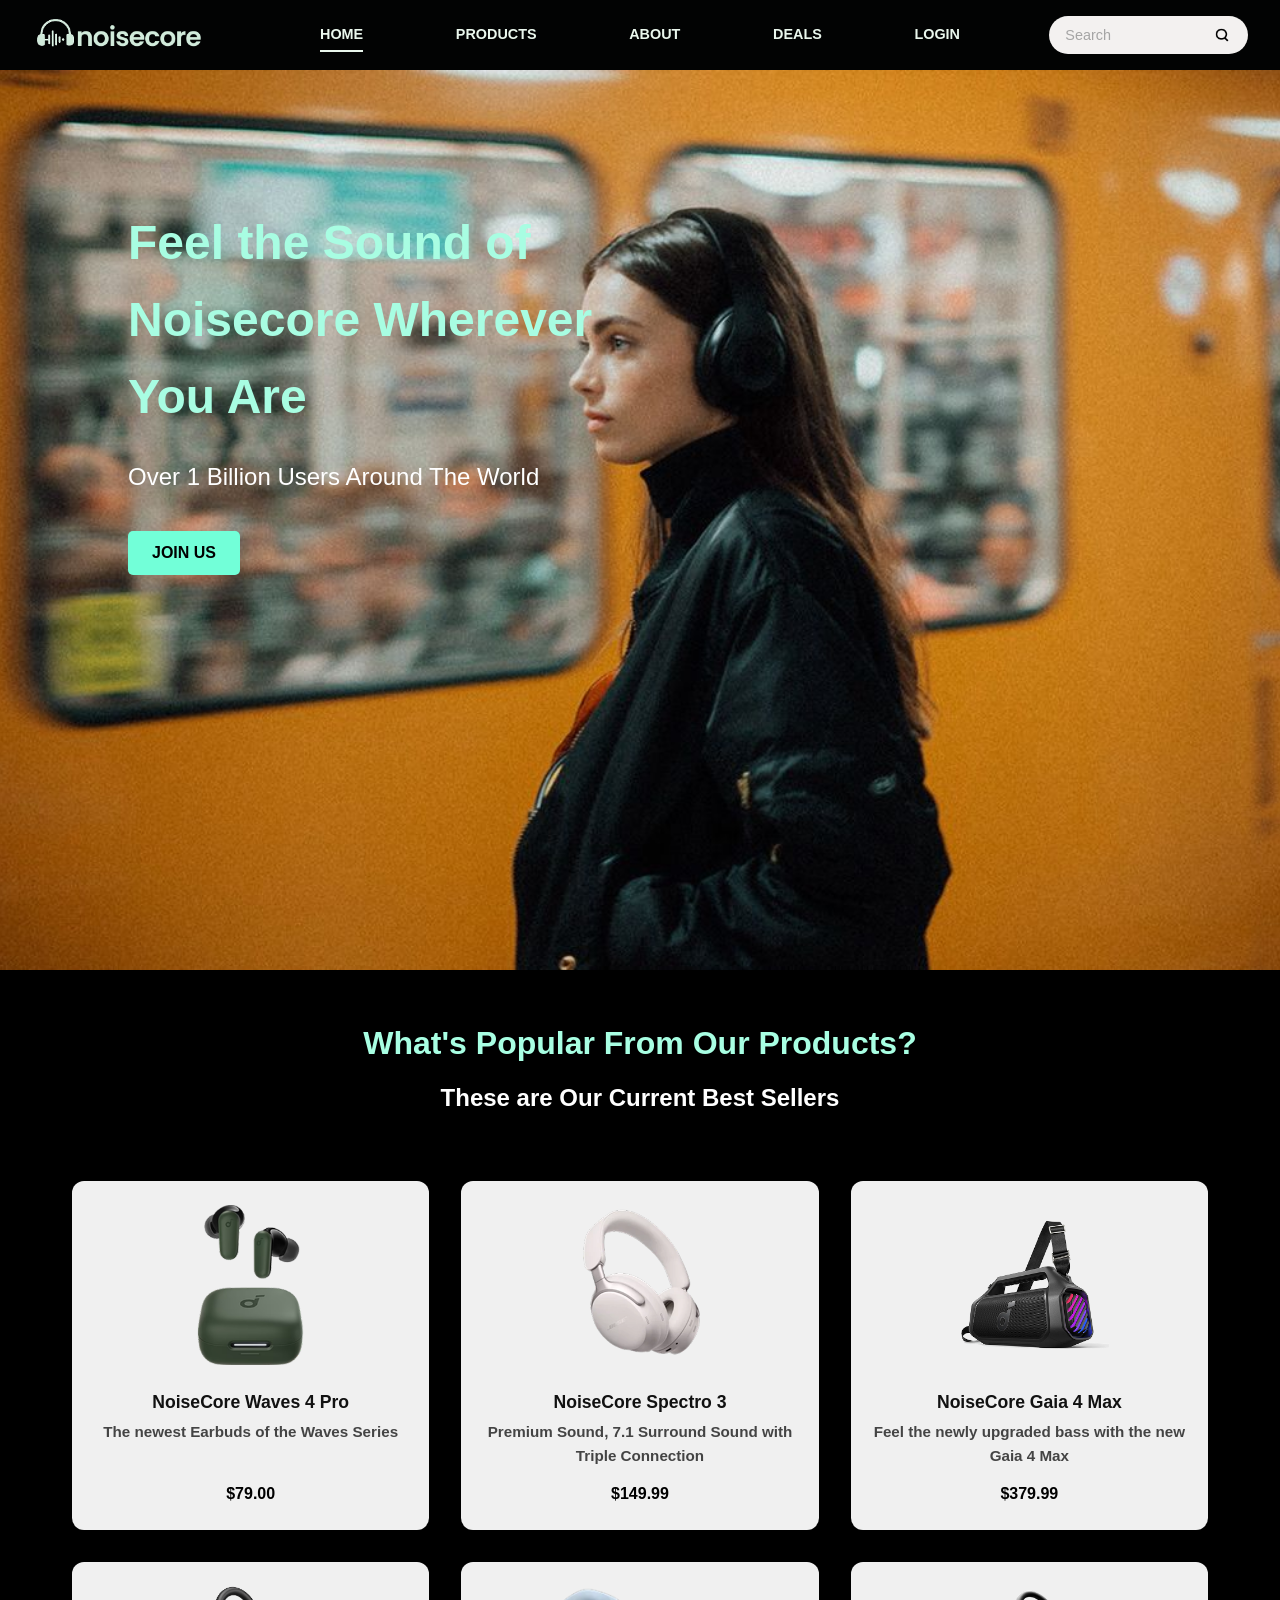
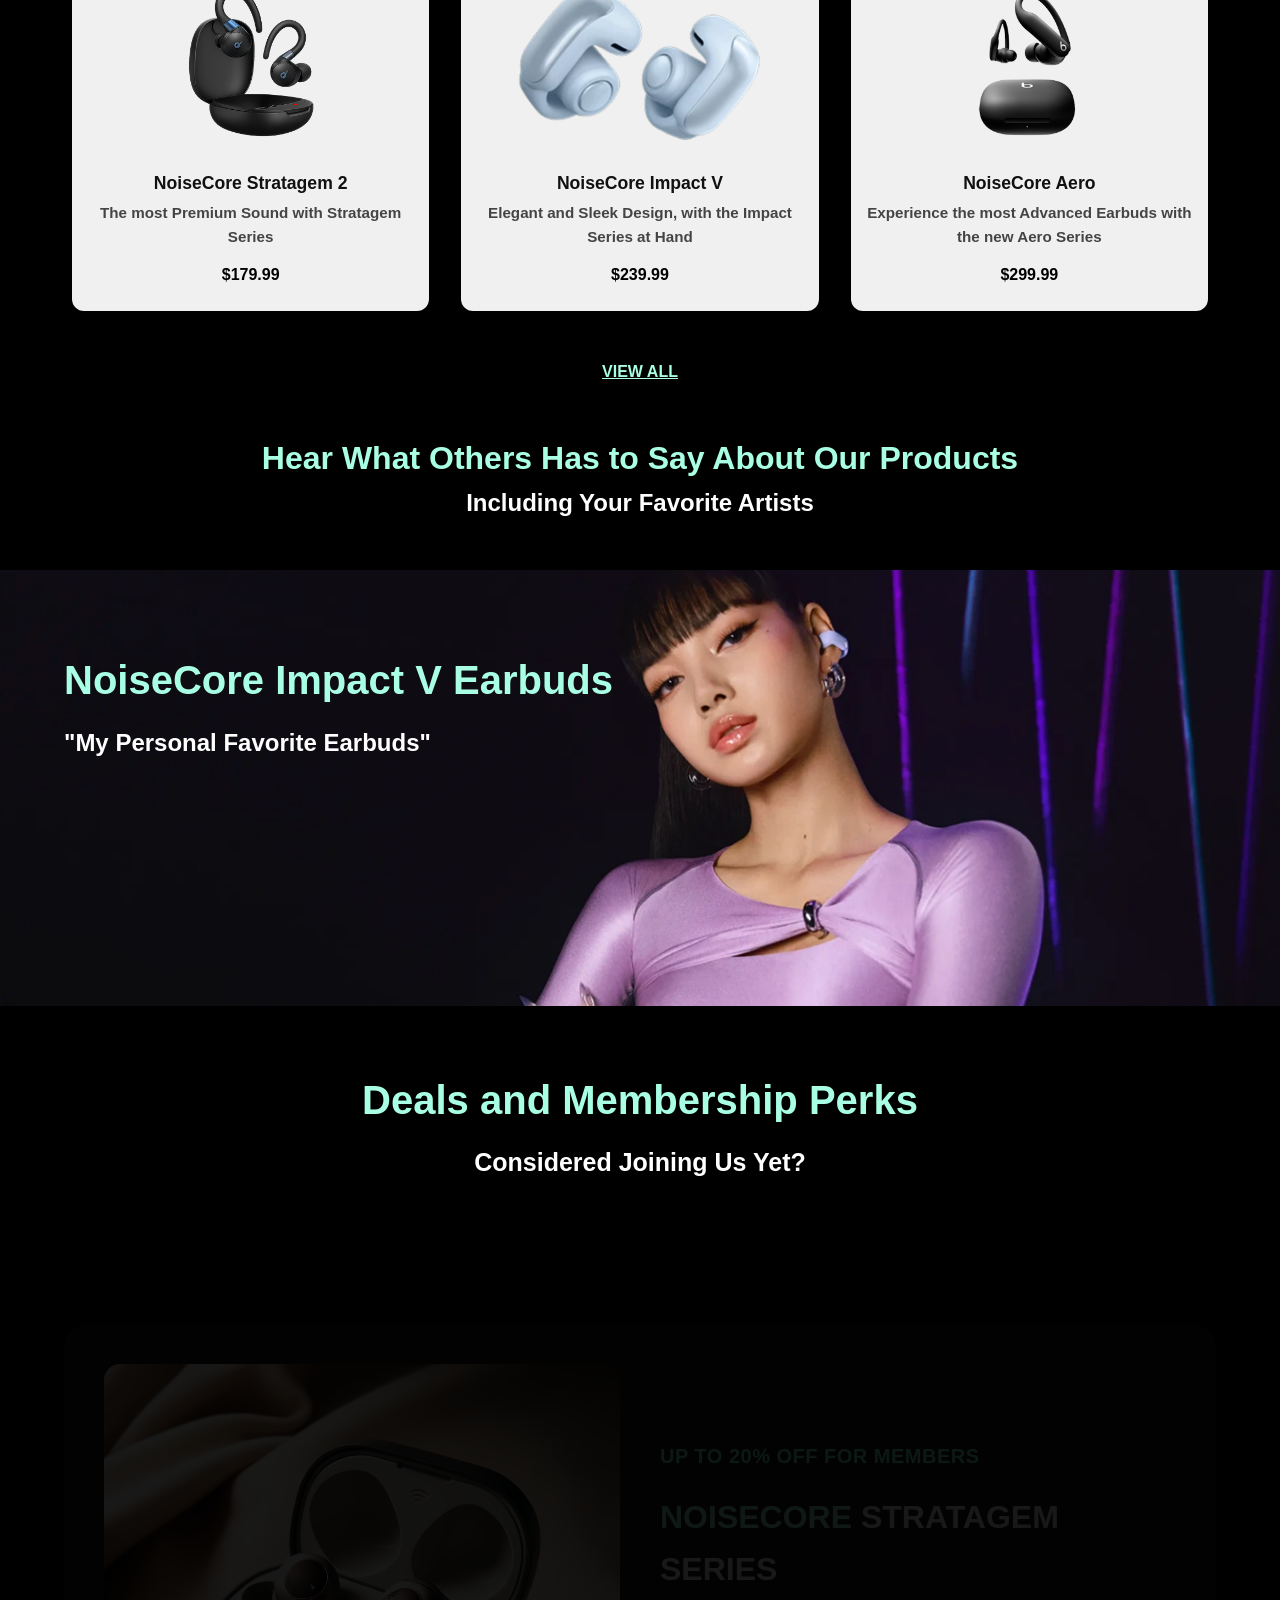
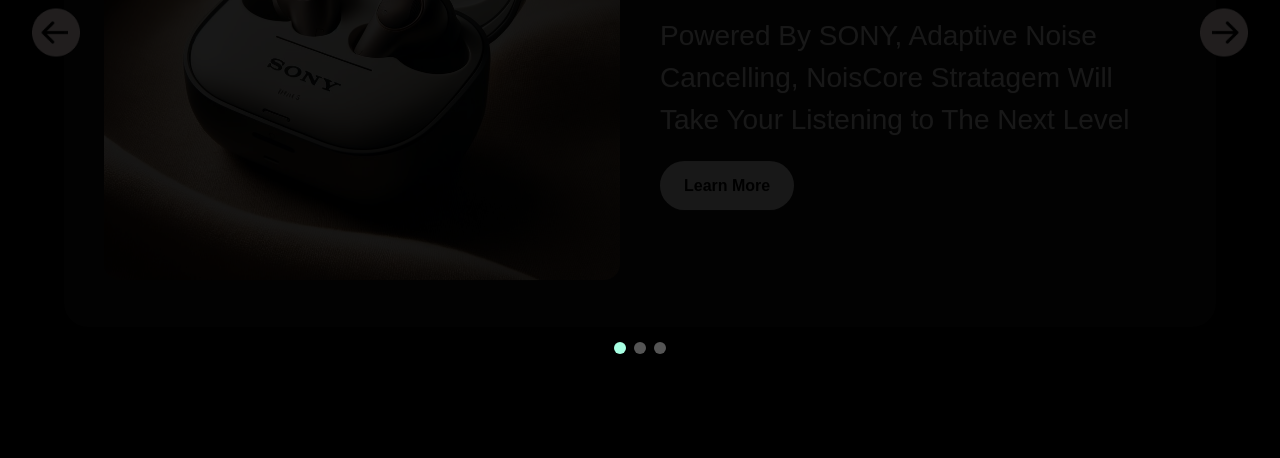
<file: index.html>
<!DOCTYPE html>
<html>
<head>
    <meta charset="UTF-8">
    <meta http-equiv="refresh" content="0; url=Noisecore/html/index.html">
    <title>Noisecore</title>
</head>
<body>
    <p>Redirecting to Noisecore...</p>
</body>
</html>
</file>
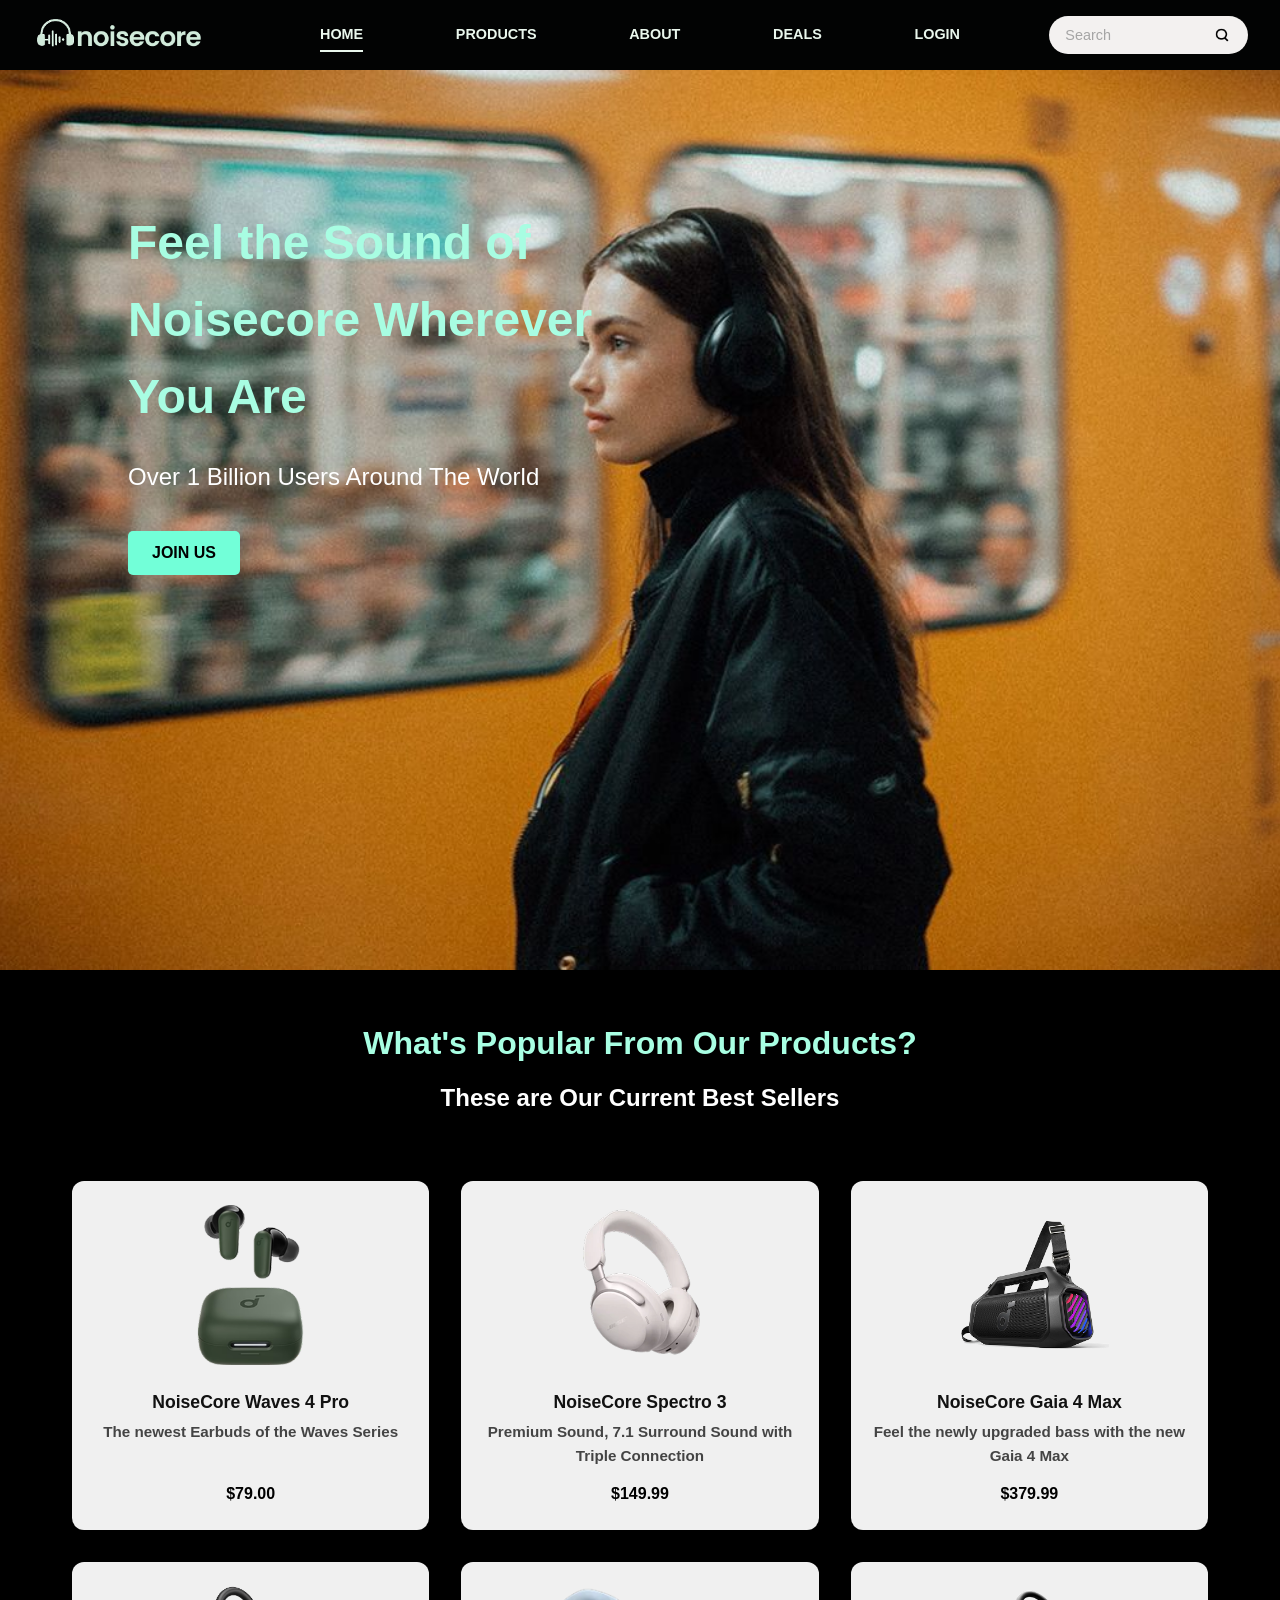
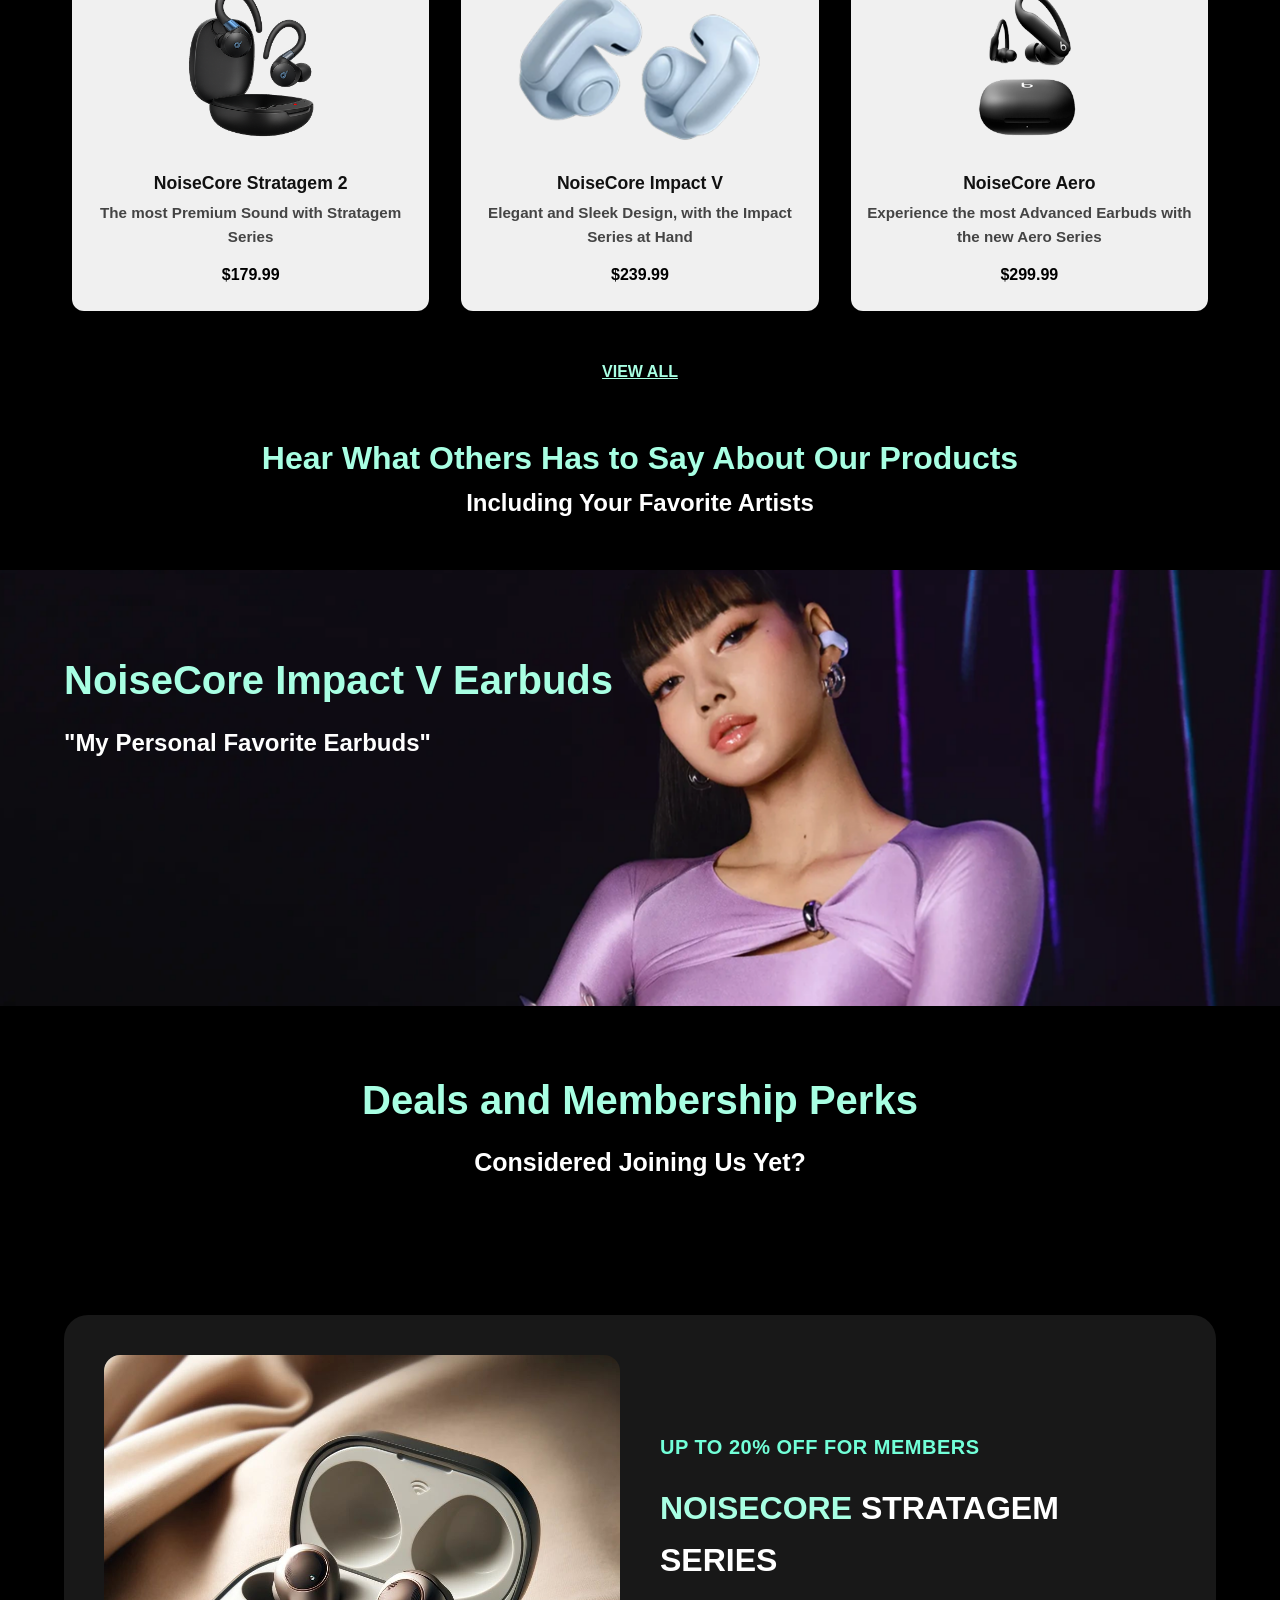
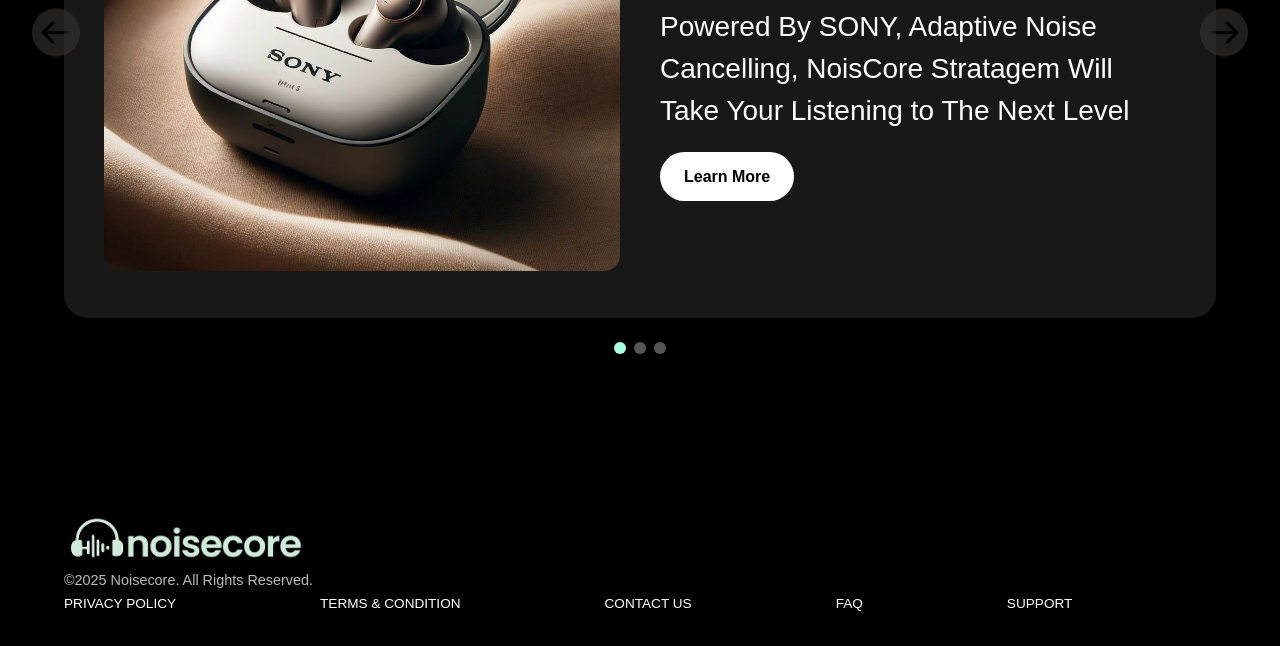
<file: Noisecore/html/index.html>
<!DOCTYPE html>
<html lang="en">
<head>
    <meta charset="UTF-8">
    <meta name="viewport" content="width=device-width, initial-scale=1.0">
    <title>Noisecore | Home</title>
    <link rel="stylesheet" href="../css/global.css">
    <link rel="stylesheet" href="../css/home.css">
</head>
<body>
    <header>
        <div class="navbar">
            <div class="container-logo">
                <img src="../../asset/Group 59.png" alt="noisecore logo"/>
            </div>
            
            <!-- utk 768px -->
            <button type="button" id="openDrawer" class="drawer-toggle">☰</button>

            
            <!-- nav links utk desktop -->
            <ul class="nav-links" id="navLinks">
                <li><a href="../html/index.html" class="underlined">Home</a></li>
                <li><a href="../html/products.html">Products</a></li>
                <li><a href="../html/about.html">About</a></li>
                <li><a href="../html/deals.html">Deals</a></li>
                <li><a href="../html/login.html">Login</a></li>
            </ul>

            <div class="searchbar">
                <input type="text" placeholder="Search"/>
                <button type="button" aria-label="Search">
                    <img src="../../asset/search-bar-01.png" alt="Search" class="search-icon">
                </button>
            </div>

            <!-- sliding menu toggle untuk hp -->
            <div class="drawer-menu" id="drawerMenu">
                <div class="drawer-header">
                    <button id="closeDrawer" class="drawer-close">✕</button>
                </div>
                <ul class="drawer-links">
                  <li><a href="../html/index.html" class="underlined">Home</a></li>
                  <li><a href="../html/products.html">Products</a></li>
                  <li><a href="../html/about.html">About</a></li>
                  <li><a href="../html/deals.html">Deals</a></li>
                  <li><a href="../html/login.html">Login</a></li>
                </ul>
              </div>
        </div>
    </header>
    
    <section class="hero">
        <div class="hero-image">
            <img src="../../asset/herobanner.jpg" alt="Noisecore Hero Image" />
        </div>
        <div class="hero-content">
            <h1>Feel the Sound of Noisecore Wherever You Are</h1>
            <p>Over 1 Billion Users Around The World</p>
            <button onclick="location.href='../html/signup.html'">
            JOIN US
            </button>
        </div>
    </section>


    <section class="top-products">
        <h2>What's Popular From Our Products?</h2>
        <p>These are Our Current Best Sellers</p>

        <div class="product-grid">
            <!-- product 1 -->
             <div class="product-card">
                <img src="../../asset/waves4.png" alt="NoiseCore Waves 4 Pro" />
                <h3>NoiseCore Waves 4 Pro</h3>
                <p>The newest Earbuds of the Waves Series</p>
                <span>$79.00</span>
             </div>
            <!-- product 2 -->
            <div class="product-card">
                <img src="../../asset/spectro.png" alt="NoiseCore Spectro 3" />
                <h3>NoiseCore Spectro 3</h3>
                <p>Premium Sound, 7.1 Surround Sound with Triple Connection</p>
                <span>$149.99</span>
            </div>

            <!-- product 3 -->
            <div class="product-card">
                <img src="../../asset/cropped_speaker 4.png" alt="Noisecore Gaia 4 Max">
                <h3>NoiseCore Gaia 4 Max</h3>
                <p>Feel the newly upgraded bass with the new Gaia 4 Max</p>
                <span>$379.99</span>
            </div>

            <!-- product 4 -->
            <div class="product-card">
                <img src="../../asset/stratagem.png" alt="NoiseCore Stratagem 2"/>
                <h3>NoiseCore Stratagem 2</h3>
                <p>The most Premium Sound with Stratagem Series</p>
                <span>$179.99</span>
            </div>

            <!-- product 5 -->
            <div class="product-card">
                <img src="../../asset/impact v.png" alt="NoiseCore Impact V" />
                <h3>NoiseCore Impact V</h3>
                <p>Elegant and Sleek Design, with the Impact Series at Hand</p>
                <span>$239.99</span>
            </div>
            
            <!-- product 6 -->
             <div class="product-card">
                <img src="../../asset/image 122.png" alt="NoiseCore Aero" />
                <h3>NoiseCore Aero</h3>
                <p>Experience the most Advanced Earbuds with the new Aero Series</p>
                <span>$299.99</span>
             </div>
        </div>

        <!-- view all button -->
            <a href="../html/products.html" class="view-all">VIEW ALL</a>
    </section>

    <!-- improv banner -->
     <section class="opening">
        <h3>Hear What Others Has to Say About Our Products</h3>
        <p>Including Your Favorite Artists</p>
        <div class="opening-banner">
            <img src="../../asset2/lisa-banner.png" alt="Lisa Banner" class="lisa-banner">
            <div class="inside-banner">
                <h2>NoiseCore Impact V Earbuds</h2>
                <h1>"My Personal Favorite Earbuds"</h1>
            </div>
        </div>
    </section>
    
    <!-- home deals -->
    <section class="deals-intro">
        <h2>Deals and Membership Perks</h2>
        <p>Considered Joining Us Yet?</p>
    </section>
    <section class="deals">
        <button class="arrow arrow-left" id="prevSlide">
            <img src="../../asset2/prevarrow.png" alt="Previous" />
        </button>
        <div class="deals-wrapper">
            <div class="deals-slides" id="dealsSlides">
        <!-- slide 1 -->
                <div class="deals-slide">
                    <div class="deals-image">
                    <img src="../../asset2/sony.jpg" alt="Sony Picture" />
                    </div>
                    <div class="deals-text">
                        <span class="deal-offer">Up to 20% Off for Members</span>
                        <h3><span class="highlight">NOISECORE</span> STRATAGEM SERIES</h3>
                        <p>Powered By SONY, Adaptive Noise Cancelling, NoisCore Stratagem Will Take Your Listening to The Next Level</p>
                        <a href="../html/deals.html" class="learn-more-button">Learn More</a>
                    </div>
                </div>
            <!-- slide 2 -->
                <div class="deals-slide">
                    <div class="deals-image">
                        <img src="../../asset2/4peoplein1.jpg" alt="lisaandfriends" />
                    </div>
                    <div class="deals-text">
                        <span class="deal-offer">Summer Sale - 5% OFF</span>
                        <h3><span class="highlight">NOISECORE</span> IMPACT V</h3>
                        <p>True Wireless Earbuds with Deep Bass and Elegant Design</p>
                        <a href="../html/deals.html" class="learn-more-button">Learn More</a>
                    </div>
                </div>
            <!-- slide 3 -->
                <div class="deals-slide">
                    <div class="deals-image">
                        <img src="../../asset2/headsetalamak.jpg" alt="sus" />
                    </div>
                    <div class="deals-text">
                        <span class="deal-offer">Discount Up to 20%</span>
                        <h3><span class="highlight">NOISECORE</span> Astral Series</h3>
                        <p>Hear Every Footsteps and Noise, Start Locking In and Winning</p>
                        <a href="../html/deals.html" class="learn-more-button">Learn More</a>
                    </div>
                </div>
            </div>
        </div>
            <button class="arrow arrow-right" id="nextSlide">
                <img src="../../asset2/nextarrow.png" alt="Next" />
            </button>
        <div class="deals-controls"> 
            <div class="deals-dots" id="dealsDots"></div>
        </div>
    </section>
    

    <!-- footer -->
    <footer class="footer">
        <div class="footer-left">
            <img src="../../asset/Group 59.png" alt="Noisecore Logo" class="footer-logo" />
            <p>©2025 Noisecore. All Rights Reserved.</p>
        </div>
        <div class="footer-right">
            <a href="#">PRIVACY POLICY</a>
            <a href="#">TERMS & CONDITION</a>
            <a href="#">CONTACT US</a>
            <a href="#">FAQ</a>
            <a href="#">SUPPORT</a>
        </div>
    </footer>

    <script src="../js/navbar.js"></script>
    <script src="../js/home.js"></script>
</body>
</html>
</file>
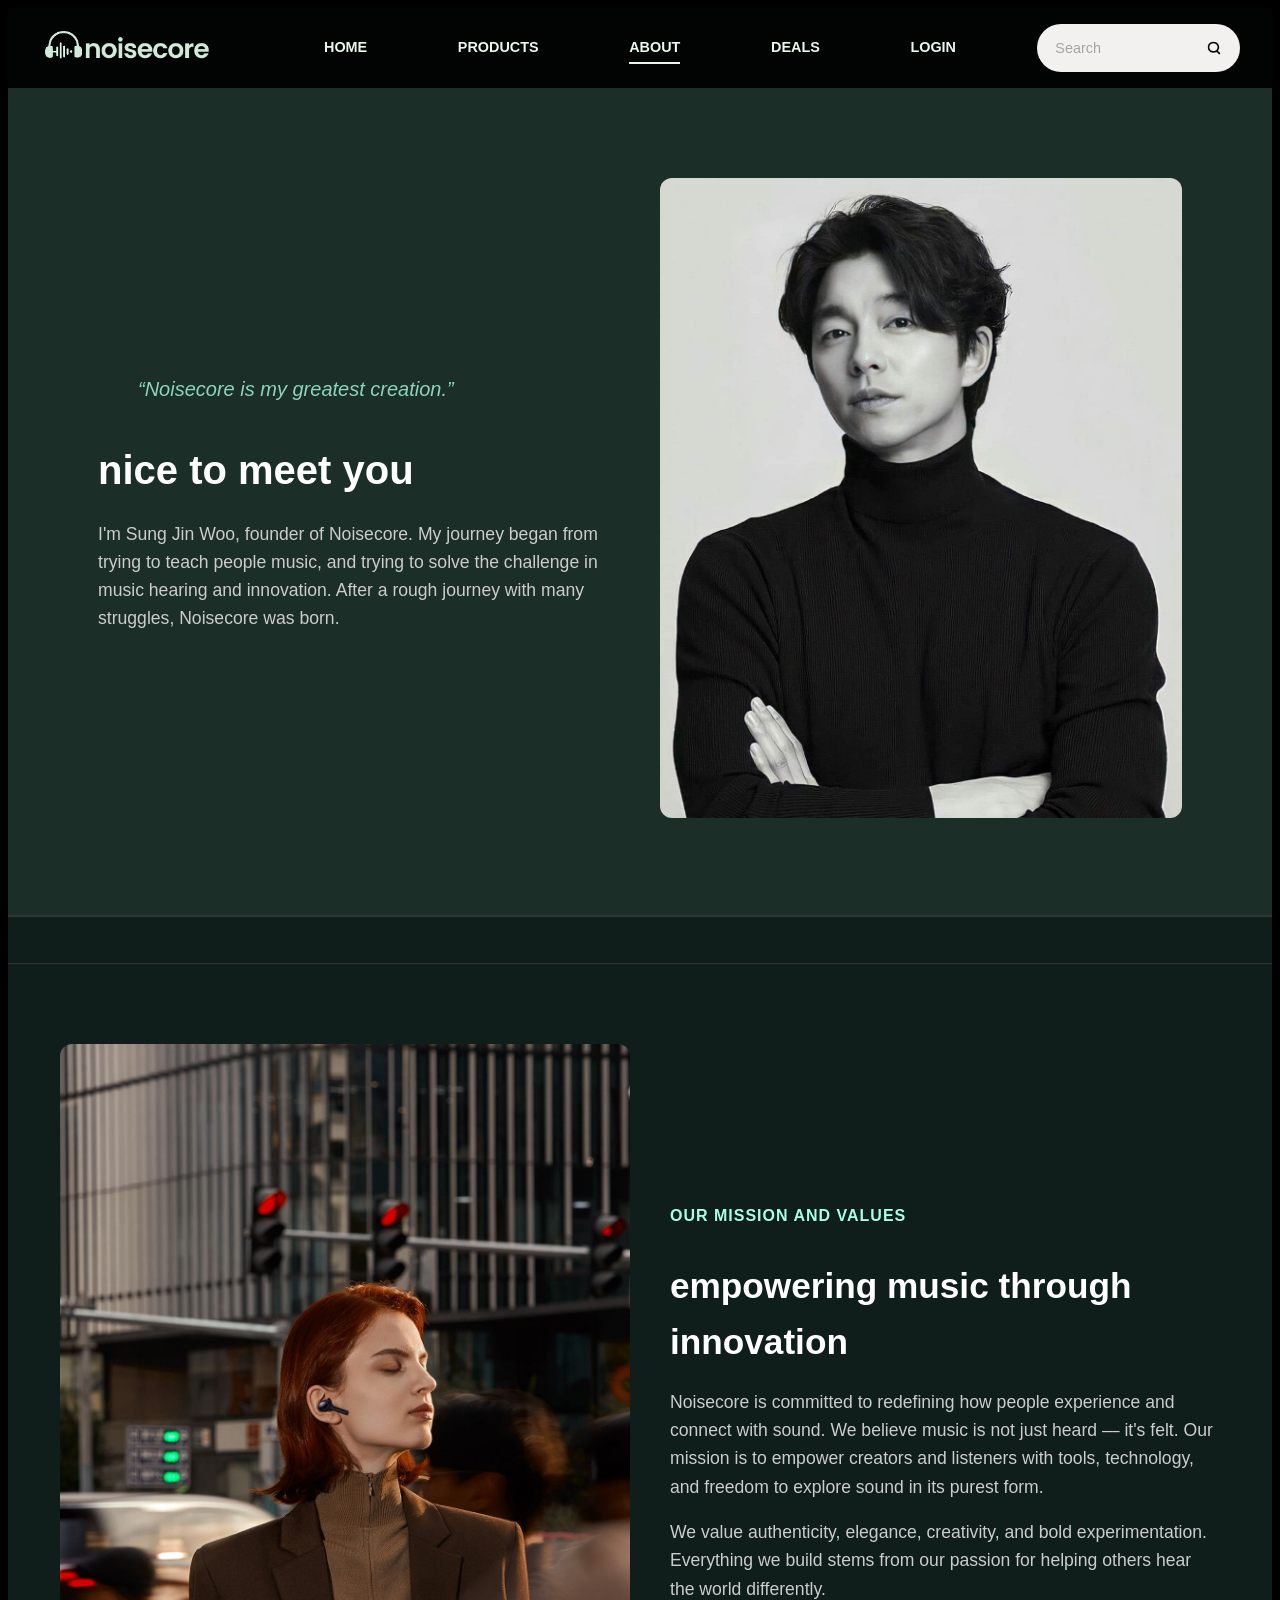
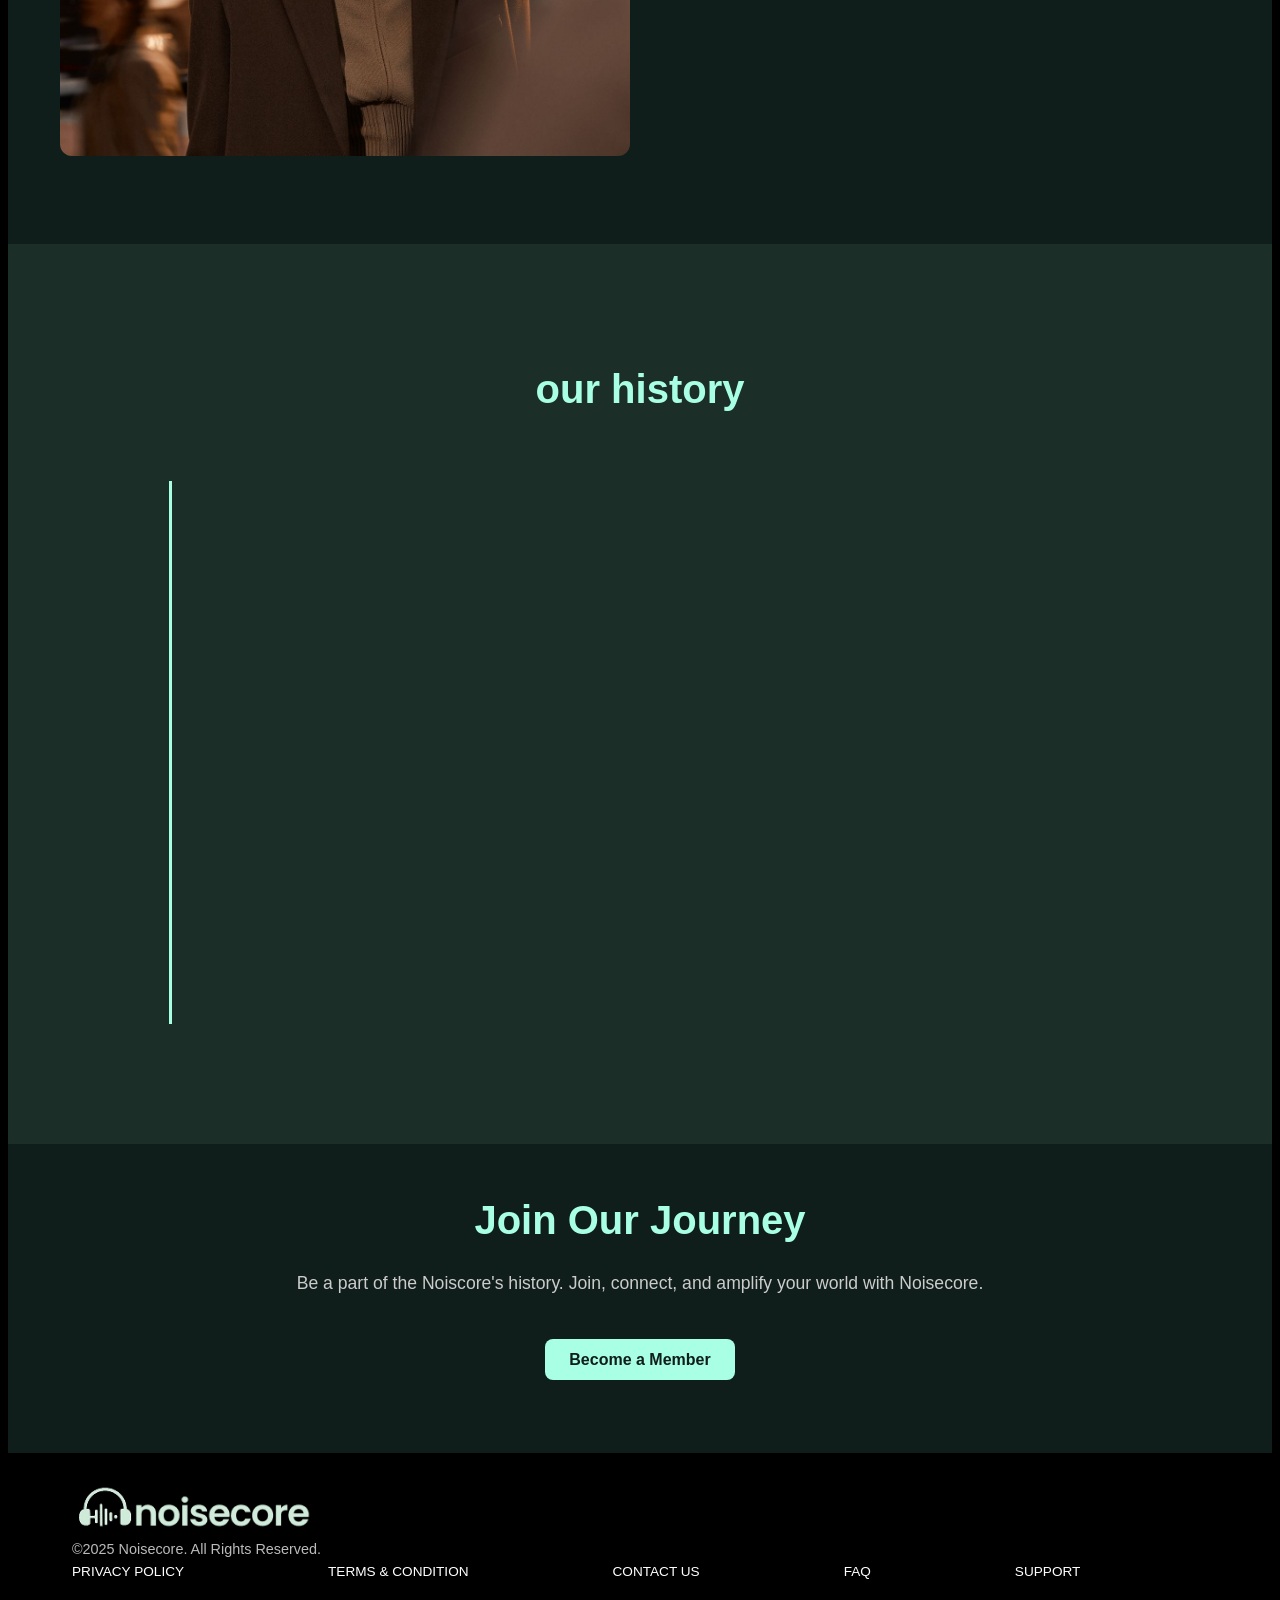
<file: Noisecore/html/about.html>
<!DOCTYPE html>
<html lang="en">
<head>
    <meta charset="UTF-8">
    <meta name="viewport" content="width=device-width, initial-scale=1.0">
    <title>About Us | Noisecore</title>
    <link rel="stylesheet" href="../css/global.css">
    <link rel="stylesheet" href="../css/about.css">
</head>
<body>
    <header>
        <div class="navbar">
            <div class="container-logo">
                <img src="../../asset/Group 59.png" alt="noisecore logo"/>
            </div>
            
            <!-- for 768px -->
            <button type="button" id="openDrawer" class="drawer-toggle">☰</button>

            
            <!-- nav links utk desktop -->
            <ul class="nav-links" id="navLinks">
                <li><a href="../html/index.html">Home</a></li>
                <li><a href="../html/products.html">Products</a></li>
                <li><a href="../html/about.html" class="underlined">About</a></li>
                <li><a href="../html/deals.html">Deals</a></li>
                <li><a href="../html/login.html">Login</a></li>
            </ul>

            <div class="searchbar">
                <input type="text" placeholder="Search"/>
                <button type="button" aria-label="Search">
                    <img src="../../asset/search-bar-01.png" alt="Search" class="search-icon">
                </button>
            </div>

            <!-- sliding menu toggle untuk hp -->
            <div class="drawer-menu" id="drawerMenu">
                <div class="drawer-header">
                    <button id="closeDrawer" class="drawer-close">✕</button>
                </div>
                <ul class="drawer-links">
                  <li><a href="../html/index.html" class="underlined">Home</a></li>
                  <li><a href="../html/products.html">Products</a></li>
                  <li><a href="../html/about.html">About</a></li>
                  <li><a href="../html/deals.html">Deals</a></li>
                  <li><a href="../html/login.html">Login</a></li>
                </ul>
              </div>
        </div>
    </header>
    <!-- intro -->
    <section class="about-intro">
        <div class="about-container">
            <div class="about-text">
                <blockquote class="intro-quote">“Noisecore is my greatest creation.”</blockquote>
                <h2>nice to meet you</h2>
                <p>
                    I'm Sung Jin Woo, founder of Noisecore.
                    My journey began from trying to teach people music, and trying to solve the challenge in music hearing and innovation.
                    After a rough journey with many struggles, Noisecore was born.
                </p>
            </div>

            <div class="about-image">
                <img src="../../asset2/gongyoo.jpg" alt="squidgameceo" />
            </div>
        </div>
    </section>
    <!-- pembatas -->
    <div class="moving-strip">
        <div class="moving-text">
            innovative feature • elegant design • comfortable • music innovation • noisecore vibes • noisecore aero • noisecore impact • noisecore waves • noisecore astral noisecore vibes • noisecore aero • noisecore impact • noisecore waves • noisecore astral • noisecore gaia •
        </div>
    </div>

    <section class="mission-section">
        <div class="mission-container">
            <div class="mission-image">
                <img src="../../asset2/missionandvision.jpg" alt="Mission Visual" />
            </div>

            <div class="mission-text">
                <h3>our mission and values</h3>
                <h2>empowering music through innovation</h2>
            <p>
                Noisecore is committed to redefining how people experience and connect with sound. We believe music is not just heard — it's felt. Our mission is to empower creators and listeners with tools, technology, and freedom to explore sound in its purest form.
            </p>
            <p>
                We value authenticity, elegance, creativity, and bold experimentation. Everything we build stems from our passion for helping others hear the world differently.
            </p>
            </div>
        </div>
    </section>
    <!-- brief history -->
    <section class="history-section">
        <h2 class="history-title">our history</h2>
        <div class="timeline">

            <div class="timeline-item reveal">
                <div class="timeline-item">
                    <div class="timeline-date">2021</div>
                    <div class="timeline-content">
                        Noisecore was founded with a bold mission to revolutionize personal audio through innovation and design. 
                        Mr. Sung Jin Woo founded Noisecor while he was struggling to listen to his music in a crowded place.
                    </div>
                </div>
            </div>

            <div class="timeline-item reveal">
                <div class="timeline-item">
                    <div class="timeline-date">2022</div>
                    <div class="timeline-content">
                        Launched our first line of noise-canceling headphones, NoiseCore Impact I — quickly gaining attention from the people.
                    </div>
                </div>
            </div>

            <div class="timeline-item reveal">
                <div class="timeline-item">
                    <div class="timeline-date">2023</div>
                    <div class="timeline-content">
                        Expanded product lineup with wireless speakers and in-ear monitors, Noisecore Gaia, and Noisecore Clair — praised for sound clarity and build quality.
                    </div>
                </div>
            </div>

            <div class="timeline-item reveal">
                <div class="timeline-item">
                    <div class="timeline-date">2024</div>
                    <div class="timeline-content">
                        Entered international markets and built a strong creator community around immersive audio culture.
                    </div>
                </div>
            </div>

            <div class="timeline-item reveal">
                <div class="timeline-item">
                    <div class="timeline-date">2025</div>
                    <div class="timeline-content">
                        Recognized as the leading audio tech industry.
                    </div>
                </div>
            </div>

        </div>
    </section>

    <section class="about-join">
        <div class="about-join-container">
            <h2>Join Our Journey</h2>
            <p>
            Be a part of the Noiscore's history. 
            Join, connect, and amplify your world with Noisecore.
            </p>
            <a href="../html/signup.html" class="about-join-button">Become a Member</a>
        </div>
    </section>

    <footer class="footer">
        <div class="footer-left">
            <img src="../../asset/Group 59.png" alt="Noisecore Logo" class="footer-logo" />
            <p>©2025 Noisecore. All Rights Reserved.</p>
        </div>
        <div class="footer-right">
            <a href="#">PRIVACY POLICY</a>
            <a href="#">TERMS & CONDITION</a>
            <a href="#">CONTACT US</a>
            <a href="#">FAQ</a>
            <a href="#">SUPPORT</a>
        </div>
    </footer>

    <script src="../js/navbar.js"></script>
    <script src="../js/about.js"></script>
</body>
</html>
</file>
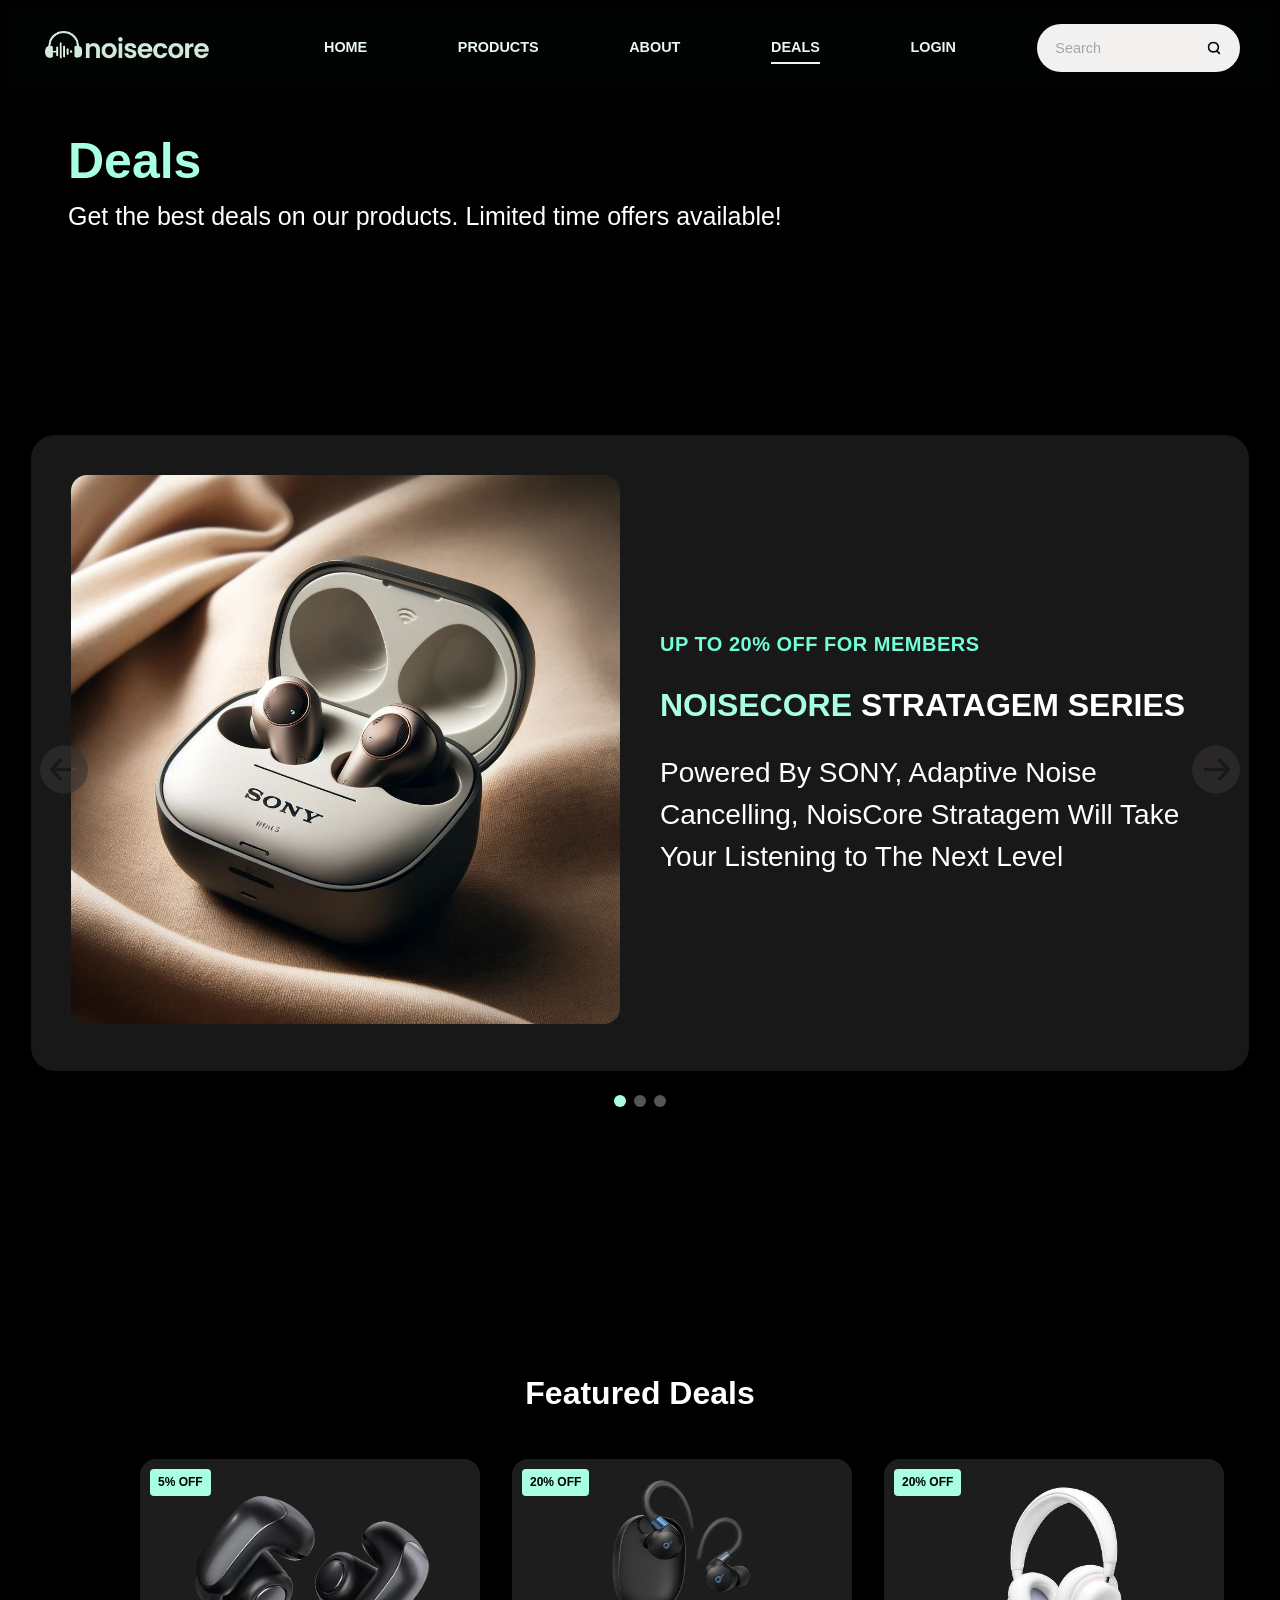
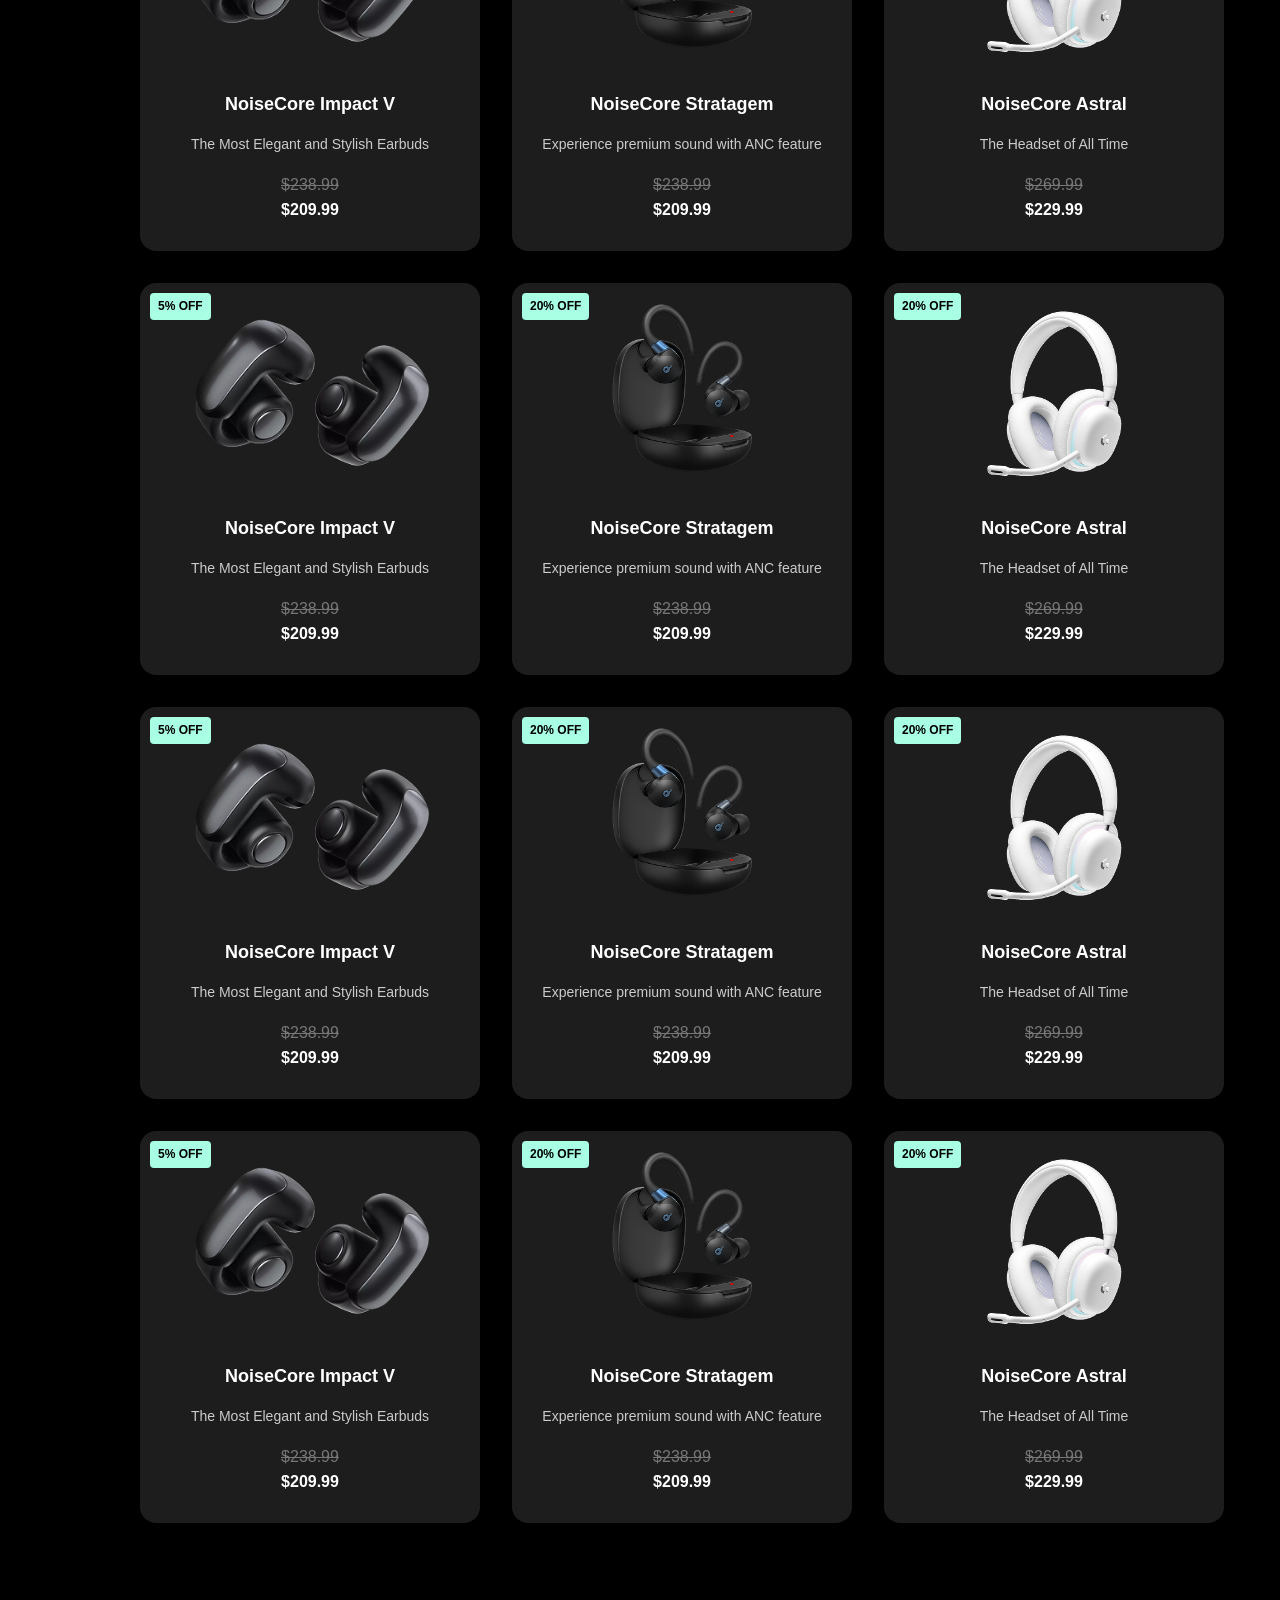
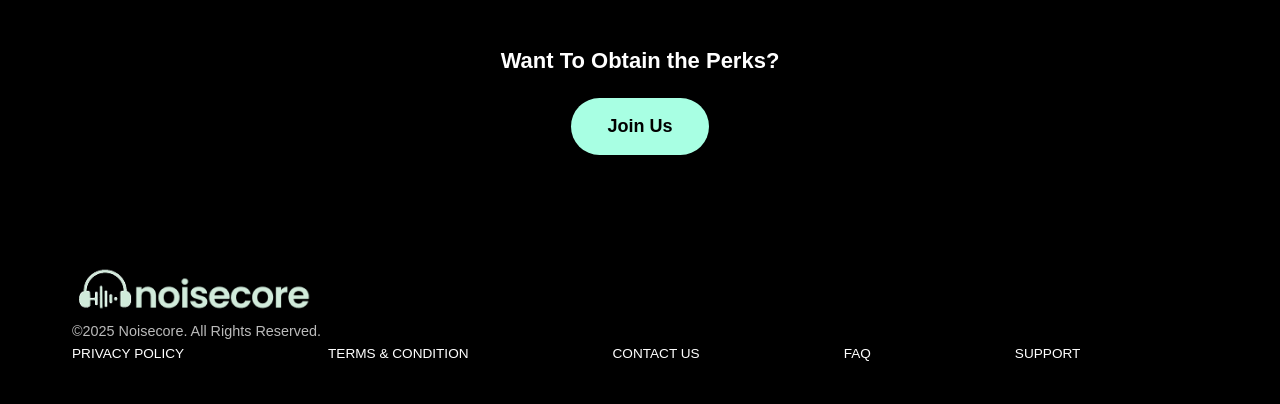
<file: Noisecore/html/deals.html>
<!DOCTYPE html>
<html lang="en">
<head>
    <meta charset="UTF-8">
    <meta name="viewport" content="width=device-width, initial-scale=1.0">
    <title>Deals | Noisecore</title>
    <link rel="stylesheet" href="../css/global.css">
    <link rel="stylesheet" href="../css/deals.css">
</head>
<body>
    <header>
        <div class="navbar">
            <div class="container-logo">
                <img src="../../asset/Group 59.png" alt="noisecore logo"/>
            </div>
            
            <!-- for 768px -->
            <button type="button" id="openDrawer" class="drawer-toggle">☰</button>

            
            <!-- nav links utk desktop -->
            <ul class="nav-links" id="navLinks">
                <li><a href="../html/index.html">Home</a></li>
                <li><a href="../html/products.html">Products</a></li>
                <li><a href="../html/about.html">About</a></li>
                <li><a href="../html/deals.html" class="underlined">Deals</a></li>
                <li><a href="../html/login.html">Login</a></li>
            </ul>

            <div class="searchbar">
                <input type="text" placeholder="Search"/>
                <button type="button" aria-label="Search">
                    <img src="../../asset/search-bar-01.png" alt="Search" class="search-icon">
                </button>
            </div>

            <!-- sliding menu toggle untuk hp -->
            <div class="drawer-menu" id="drawerMenu">
                <div class="drawer-header">
                    <button id="closeDrawer" class="drawer-close">✕</button>
                </div>
                <ul class="drawer-links">
                  <li><a href="../html/index.html">Home</a></li>
                  <li><a href="../html/products.html">Products</a></li>
                  <li><a href="../html/about.html">About</a></li>
                  <li><a href="../html/deals.html">Deals</a></li>
                  <li><a href="../html/login.html">Login</a></li>
                </ul>
              </div>
        </div>
    </header>

    <div class="opening-text">
        <h1>Deals</h1>
        <p>Get the best deals on our products. Limited time offers available!</p>
    </div>

    
    <section class="deals">
        <button class="arrow arrow-left" id="prevSlide">
            <img src="../../asset2/prevarrow.png" alt="Previous" />
        </button>
        <div class="deals-wrapper">
            <div class="deals-slides" id="dealsSlides">
        <!-- slide 1 -->
                <div class="deals-slide">
                    <div class="deals-image">
                    <img src="../../asset2/sony.jpg" alt="Sony Picture" />
                    </div>
                    <div class="deals-text">
                        <span class="deal-offer">Up to 20% Off for Members</span>
                        <h3><span class="highlight">NOISECORE</span> STRATAGEM SERIES</h3>
                        <p>Powered By SONY, Adaptive Noise Cancelling, NoisCore Stratagem Will Take Your Listening to The Next Level</p>
                    </div>
                </div>
            <!-- slide 2 -->
                <div class="deals-slide">
                    <div class="deals-image">
                        <img src="../../asset2/4peoplein1.jpg" alt="lisaandfriends" />
                    </div>
                    <div class="deals-text">
                        <span class="deal-offer">Summer Sale - 5% OFF</span>
                        <h3><span class="highlight">NOISECORE</span> IMPACT V</h3>
                        <p>True Wireless Earbuds with Deep Bass and Elegant Design</p>
                    </div>
                </div>
            <!-- slide 3 -->
                <div class="deals-slide">
                    <div class="deals-image">
                        <img src="../../asset2/headsetalamak.jpg" alt="sus" />
                    </div>
                    <div class="deals-text">
                        <span class="deal-offer">Discount Up to 20%</span>
                        <h3><span class="highlight">NOISECORE</span> Astral Series</h3>
                        <p>Hear Every Footsteps and Noise, Start Locking In and Winning</p>
                    </div>
                </div>
            </div>
        </div>
            <button class="arrow arrow-right" id="nextSlide">
                <img src="../../asset2/nextarrow.png" alt="Next" />
            </button>
        <div class="deals-controls"> 
            <div class="deals-dots" id="dealsDots"></div>
        </div>
    </section>

    <section class="featured-deals">
        <div class="featured-intro">
            <h1>Featured Deals</h1>
        </div>

        <div class="product-grid">
            <!-- card list -->
            <div class="product-card">
                <div class="badge">5% OFF</div>
                <img src="../../productsasset/noisecoreimpactv.png" alt="NoiseCore Impact V" class="product-image" />
                <h3 class="product-title">NoiseCore Impact V</h3>
                <p class="product-description">The Most Elegant and Stylish Earbuds</p>

                <div class="product-pricing">
                    <span class="original-price">$238.99</span>
                    <span class="discounted-price">$209.99</span>
                </div>
            </div>

            <div class="product-card">
                <div class="badge">20% OFF</div>
                <img src="../../productsasset/stratagem.png" alt="NoiseCore Stratagem" class="product-image" />
                <h3 class="product-title">NoiseCore Stratagem</h3>
                <p class="product-description">Experience premium sound with ANC feature</p>

                <div class="product-pricing">
                    <span class="original-price">$238.99</span>
                    <span class="discounted-price">$209.99</span>
                </div>
            </div>

            <div class="product-card">
                <div class="badge">20% OFF</div>
                <img src="../../productsasset/headsetastral.png" alt="NoiseCore Astral" class="product-image" />
                <h3 class="product-title">NoiseCore Astral</h3>
                <p class="product-description">The Headset of All Time</p>

                <div class="product-pricing">
                    <span class="original-price">$269.99</span>
                    <span class="discounted-price">$229.99</span>
                </div>
            </div>
            
            <div class="product-card">
                <div class="badge">5% OFF</div>
                <img src="../../productsasset/noisecoreimpactv.png" alt="NoiseCore Impact V" class="product-image" />
                <h3 class="product-title">NoiseCore Impact V</h3>
                <p class="product-description">The Most Elegant and Stylish Earbuds</p>

                <div class="product-pricing">
                    <span class="original-price">$238.99</span>
                    <span class="discounted-price">$209.99</span>
                </div>
            </div>

            <div class="product-card">
                <div class="badge">20% OFF</div>
                <img src="../../productsasset/stratagem.png" alt="NoiseCore Stratagem" class="product-image" />
                <h3 class="product-title">NoiseCore Stratagem</h3>
                <p class="product-description">Experience premium sound with ANC feature</p>

                <div class="product-pricing">
                    <span class="original-price">$238.99</span>
                    <span class="discounted-price">$209.99</span>
                </div>
            </div>

            <div class="product-card">
                <div class="badge">20% OFF</div>
                <img src="../../productsasset/headsetastral.png" alt="NoiseCore Astral" class="product-image" />
                <h3 class="product-title">NoiseCore Astral</h3>
                <p class="product-description">The Headset of All Time</p>

                <div class="product-pricing">
                    <span class="original-price">$269.99</span>
                    <span class="discounted-price">$229.99</span>
                </div>
            </div>

            <div class="product-card">
                <div class="badge">5% OFF</div>
                <img src="../../productsasset/noisecoreimpactv.png" alt="NoiseCore Impact V" class="product-image" />
                <h3 class="product-title">NoiseCore Impact V</h3>
                <p class="product-description">The Most Elegant and Stylish Earbuds</p>

                <div class="product-pricing">
                    <span class="original-price">$238.99</span>
                    <span class="discounted-price">$209.99</span>
                </div>
            </div>

            <div class="product-card">
                <div class="badge">20% OFF</div>
                <img src="../../productsasset/stratagem.png" alt="NoiseCore Stratagem" class="product-image" />
                <h3 class="product-title">NoiseCore Stratagem</h3>
                <p class="product-description">Experience premium sound with ANC feature</p>

                <div class="product-pricing">
                    <span class="original-price">$238.99</span>
                    <span class="discounted-price">$209.99</span>
                </div>
            </div>

            <div class="product-card">
                <div class="badge">20% OFF</div>
                <img src="../../productsasset/headsetastral.png" alt="NoiseCore Astral" class="product-image" />
                <h3 class="product-title">NoiseCore Astral</h3>
                <p class="product-description">The Headset of All Time</p>

                <div class="product-pricing">
                    <span class="original-price">$269.99</span>
                    <span class="discounted-price">$229.99</span>
                </div>
            </div>

            <div class="product-card">
                <div class="badge">5% OFF</div>
                <img src="../../productsasset/noisecoreimpactv.png" alt="NoiseCore Impact V" class="product-image" />
                <h3 class="product-title">NoiseCore Impact V</h3>
                <p class="product-description">The Most Elegant and Stylish Earbuds</p>

                <div class="product-pricing">
                    <span class="original-price">$238.99</span>
                    <span class="discounted-price">$209.99</span>
                </div>
            </div>

            <div class="product-card">
                <div class="badge">20% OFF</div>
                <img src="../../productsasset/stratagem.png" alt="NoiseCore Stratagem" class="product-image" />
                <h3 class="product-title">NoiseCore Stratagem</h3>
                <p class="product-description">Experience premium sound with ANC feature</p>

                <div class="product-pricing">
                    <span class="original-price">$238.99</span>
                    <span class="discounted-price">$209.99</span>
                </div>
            </div>

            <div class="product-card">
                <div class="badge">20% OFF</div>
                <img src="../../productsasset/headsetastral.png" alt="NoiseCore Astral" class="product-image" />
                <h3 class="product-title">NoiseCore Astral</h3>
                <p class="product-description">The Headset of All Time</p>

                <div class="product-pricing">
                    <span class="original-price">$269.99</span>
                    <span class="discounted-price">$229.99</span>
                </div>
            </div>

        </div>
    </section>

    <!-- clsoing text -->
    <section class="closing-text">
        <p>Want To Obtain the Perks?</p>
        <a href="../html/signup.html" class="join-btn">Join Us</a>
    </section>


    <footer class="footer">
        <div class="footer-left">
            <img src="../../asset/Group 59.png" alt="Noisecore Logo" class="footer-logo" />
            <p>©2025 Noisecore. All Rights Reserved.</p>
        </div>
        <div class="footer-right">
            <a href="#">PRIVACY POLICY</a>
            <a href="#">TERMS & CONDITION</a>
            <a href="#">CONTACT US</a>
            <a href="#">FAQ</a>
            <a href="#">SUPPORT</a>
        </div>
    </footer>

    <script src="../js/navbar.js"></script>
    <script src="../js/deals.js"></script>
</body>
</html>
</file>
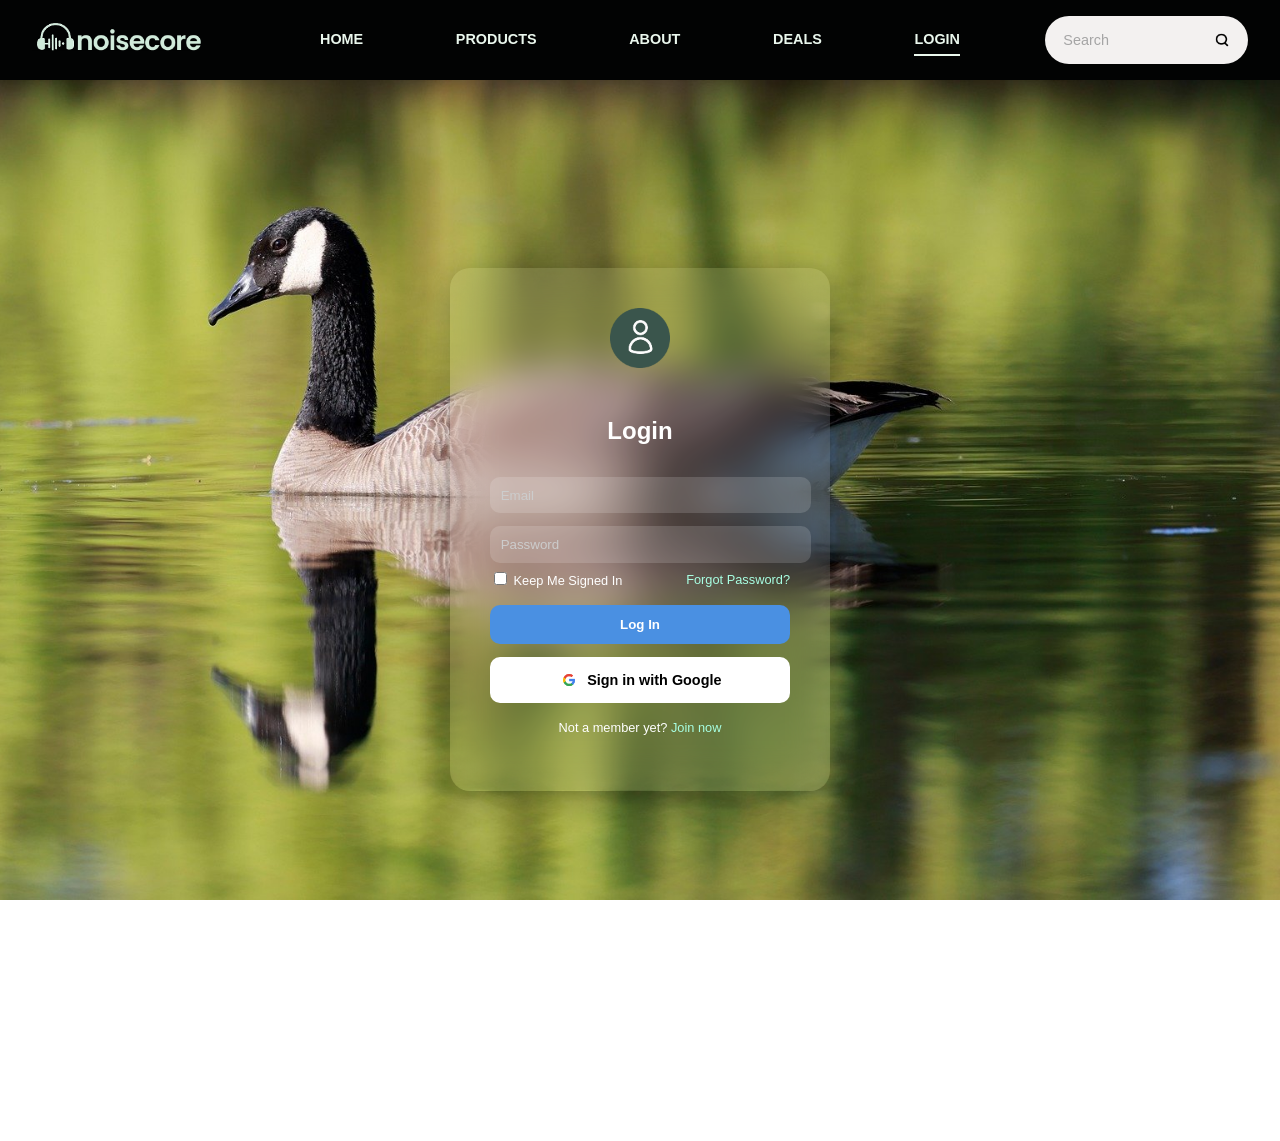
<file: Noisecore/html/login.html>
<!DOCTYPE html>
<html lang="en">
<head>
    <meta charset="UTF-8">
    <meta name="viewport" content="width=device-width, initial-scale=1.0">
    <title>Login | Noisecore</title>
    <link rel="stylesheet" href="../css/global.css">
    <link rel="stylesheet" href="../css/login.css">
</head>
<body>
    <header>
        <div class="navbar">
            <div class="container-logo">
                <img src="../../asset/Group 59.png" alt="noisecore logo"/>
            </div>
            
            <!-- utk 768px -->
            <button type="button" id="openDrawer" class="drawer-toggle">☰</button>

            
            <!-- nav links utk desktop -->
            <ul class="nav-links" id="navLinks">
                <li><a href="../html/index.html">Home</a></li>
                <li><a href="../html/products.html">Products</a></li>
                <li><a href="../html/about.html">About</a></li>
                <li><a href="../html/deals.html">Deals</a></li>
                <li><a href="../html/login.html" class="underlined">Login</a></li>
            </ul>

            <div class="searchbar">
                <input type="text" placeholder="Search"/>
                <button type="button" aria-label="Search">
                    <img src="../../asset/search-bar-01.png" alt="Search" class="search-icon">
                </button>
            </div>

            <!-- sliding menu toggle untuk hp -->
            <div class="drawer-menu" id="drawerMenu">
                <div class="drawer-header">
                    <button id="closeDrawer" class="drawer-close">✕</button>
                </div>
                <ul class="drawer-links">
                  <li><a href="../html/index.html" class="underlined">Home</a></li>
                  <li><a href="../html/products.html">Products</a></li>
                  <li><a href="../html/about.html">About</a></li>
                  <li><a href="../html/deals.html">Deals</a></li>
                  <li><a href="../html/login.html">Login</a></li>
                </ul>
              </div>
        </div>
    </header>

    <section class="login">
        <div class="login-container">
            <div class="login-card">
                <div class="login-icon">
                <img src="../../asset/Group 60.png" alt="User Icon" />
                </div>
            <h2>Login</h2>

            <form id="loginForm">
                <input type="email" placeholder="Email" id="email" />
                <input type="password" placeholder="Password" id="password" />

                <div class="login-options">
                    <label>
                        <input type="checkbox" id="remember" /> Keep Me Signed In
                    </label>
                    <a href="#">Forgot Password?</a>
                </div>

                <button type="submit" class="login-btn">Log In</button>
                <div class="google-login">
                    <img src="../../asset/googlelogo.png" alt="Google" class="google-icon" />
                    <span>Sign in with Google</span>
                </div>
                <p class="signup-prompt">Not a member yet? <a href="../html/signup.html">Join now</a></p>
            </form>
        </div>
    </div>
    </section>

    <footer class="footer">
        <div class="footer-left">
            <img src="../../asset/Group 59.png" alt="Noisecore Logo" class="footer-logo" />
            <p>©2025 Noisecore. All Rights Reserved.</p>
        </div>
        <div class="footer-right">
            <a href="#">PRIVACY POLICY</a>
            <a href="#">TERMS & CONDITION</a>
            <a href="#">CONTACT US</a>
            <a href="#">FAQ</a>
            <a href="#">SUPPORT</a>
        </div>
    </footer>

    <script src="../js/navbar.js"></script>
    <script src="../js/login.js"></script>
</body>
</html>
</file>
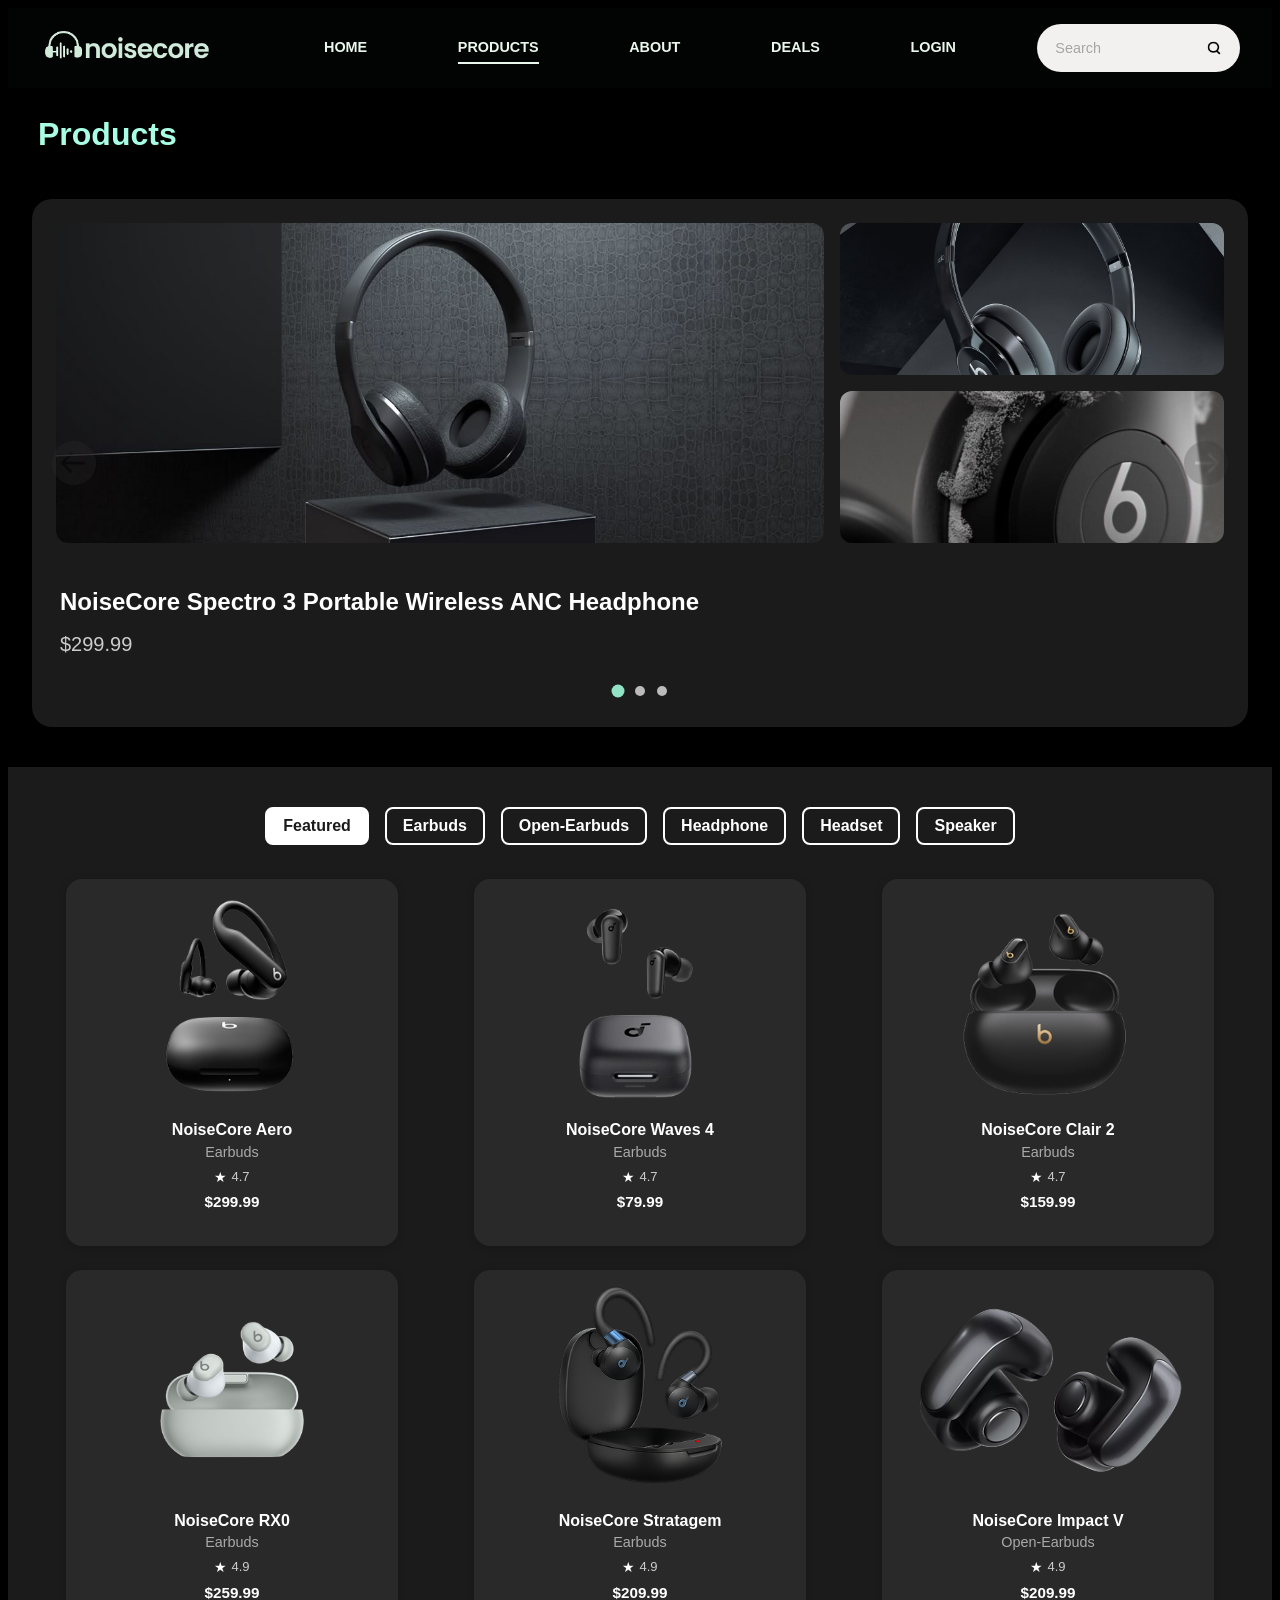
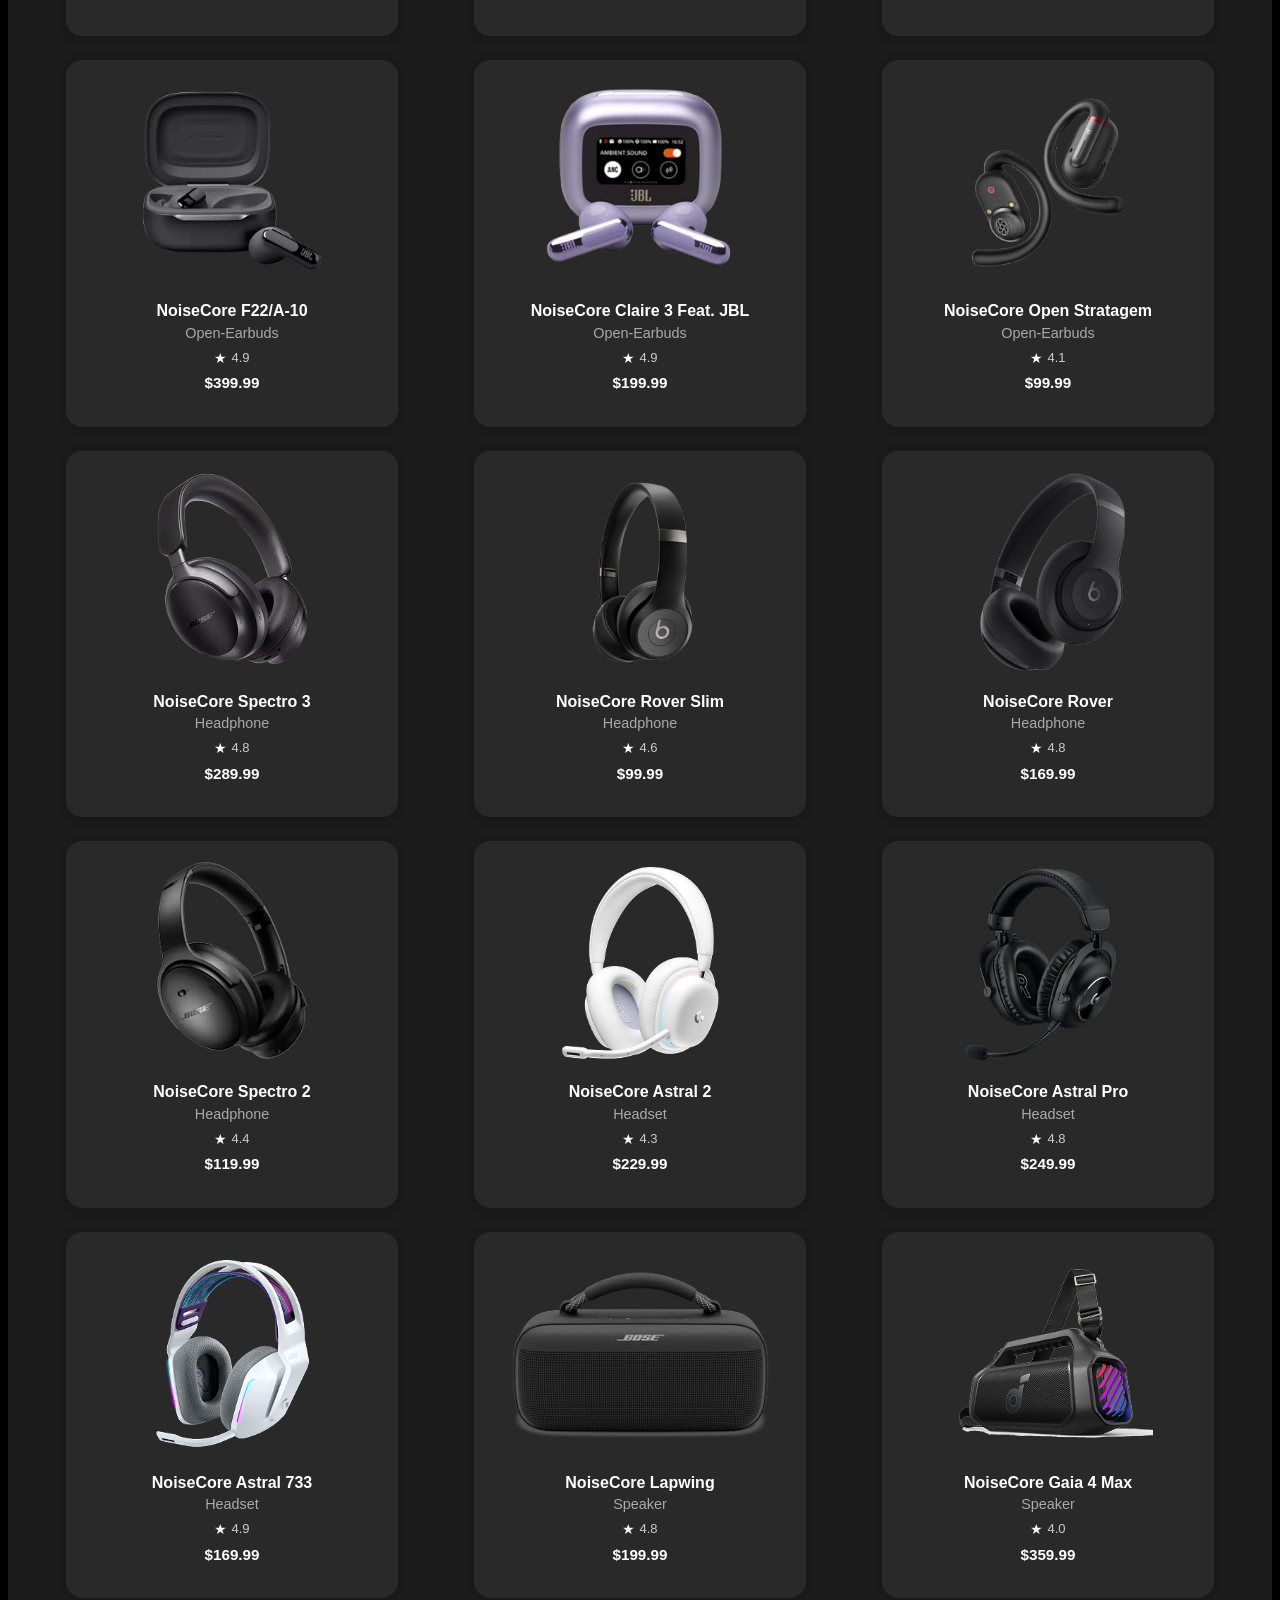
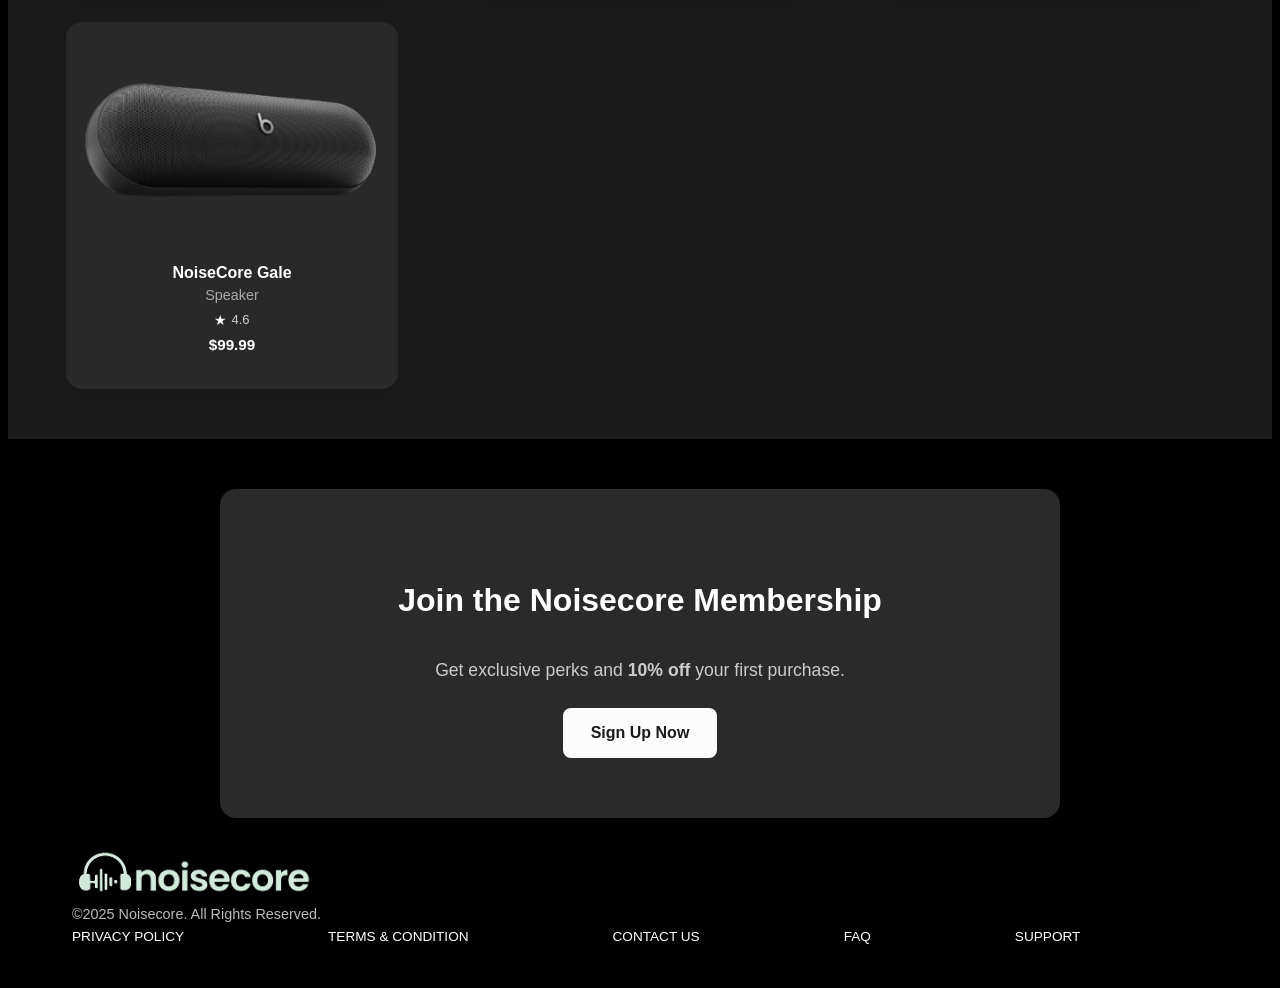
<file: Noisecore/html/products.html>
<!DOCTYPE html>
<html lang="en">
<head>
    <meta charset="UTF-8">
    <meta name="viewport" content="width=device-width, initial-scale=1.0">
    <title>Products | Noisecore</title>
    <link rel="stylesheet" href="../css/global.css">
    <link rel="stylesheet" href="../css/products.css">
</head>
<body>
    <header>
        <div class="navbar">
            <div class="container-logo">
                <img src="../../asset/Group 59.png" alt="noisecore logo"/>
            </div>
            
            <!-- for 768px -->
            <button type="button" id="openDrawer" class="drawer-toggle">☰</button>

            
            <!-- nav links utk desktop -->
            <ul class="nav-links" id="navLinks">
                <li><a href="../html/index.html">Home</a></li>
                <li><a href="../html/products.html" class="underlined">Products</a></li>
                <li><a href="../html/about.html">About</a></li>
                <li><a href="../html/deals.html">Deals</a></li>
                <li><a href="../html/login.html">Login</a></li>
            </ul>

            <div class="searchbar">
                <input type="text" placeholder="Search"/>
                <button type="button" aria-label="Search">
                    <img src="../../asset/search-bar-01.png" alt="Search" class="search-icon">
                </button>
            </div>

            <!-- sliding menu toggle untuk hp -->
            <div class="drawer-menu" id="drawerMenu">
                <div class="drawer-header">
                    <button id="closeDrawer" class="drawer-close">✕</button>
                </div>
                <ul class="drawer-links">
                  <li><a href="../html/index.html" class="underlined">Home</a></li>
                  <li><a href="../html/products.html">Products</a></li>
                  <li><a href="../html/about.html">About</a></li>
                  <li><a href="../html/deals.html">Deals</a></li>
                  <li><a href="../html/login.html">Login</a></li>
                </ul>
              </div>
        </div>
    </header>
    <div class="opening-word">
        <h1>Products</h1>
    </div>

    <section class="products-opening">
        <!-- slide 1 -->
        <div class="products-slide active">
            <div class="products-visual">
                <div class="products-left">
                    <img src="../../asset2/slide1main.jpg" alt="Main Product" />
                </div>
                <div class="products-right">
                    <img src="../../asset2/slide1rightup.jpg" alt="Right Top Product" />
                    <img src="../../asset2/slide1rightdown.jpg" alt="Right Bottom Product" />
                </div>
            </div>
            <div class="products-info">
                <h2>NoiseCore Spectro 3 Portable Wireless ANC Headphone</h2>
                <p>$299.99</p>
            </div>
        </div>
        <!-- slide 2 -->
        <div class="products-slide">
            <div class="products-visual">
                <div class="products-left">
                    <img src="../../asset2/slide2main.jpg" alt="Main Product" />
                </div>
                <div class="products-right">
                    <img src="../../asset2/sllilde2rightdown.jpg" alt="Right Top Product" />
                    <img src="../../asset2/slide2rightop.jpg" alt="Right Bottom Product" />
                </div>
            </div>
            <div class="products-info">
                <h2>NoiseCore Aero | The Greatest Innovation of Earbuds</h2>
                <p>$399.99</p>
            </div>
        </div>
        <!-- slide 3 -->
        <div class="products-slide">
            <div class="products-visual">
                <div class="products-left">
                    <img src="../../asset2/slide3main.jpg" alt="Main Product" />
                </div>
                <div class="products-right">
                    <img src="../../asset2/slide3topright.jpg" alt="Right Top Product" />
                    <img src="../../asset2/slide3topdown.jpg" alt="Right Bottom Product" />
                </div>
            </div>
            <div class="products-info">
                <h2>NoiseCore Clair Absolute</h2>
                <p>$159.99</p>
            </div>
        </div>

        <!-- nav arrows -->
        <img src="../../asset2/prevarrow.png" class="products-nav prev" alt="Previous" />
        <img src="../../asset2/nextarrow.png" class="products-nav next" alt="Next" />

        <!-- slid indicator -->
        <div class="products-dots">
            <span class="dot active"></span>
            <span class="dot"></span>
            <span class="dot"></span>
        </div>
    </section>
    
    <!-- products section with filter -->
    <section class="products-section">
        <!-- Filter Buttons -->
        <div class="products-filter">
            <button class="filter-btn active" data-product-filter="all">Featured</button>
            <button class="filter-btn" data-product-filter="earbuds">Earbuds</button>
            <button class="filter-btn" data-product-filter="open-earbuds">Open-Earbuds</button>
            <button class="filter-btn" data-product-filter="headphone">Headphone</button>
            <button class="filter-btn" data-product-filter="headset">Headset</button>
            <button class="filter-btn" data-product-filter="speaker">Speaker</button>
        </div>

        <!-- Product Grid -->
        <div class="products-grid">
            <!-- earbuds -->
            <div class="product-card" data-category="earbuds">
                <img src="../../productsasset/noisecoreaero.png" alt="NoiseCore Aero" class="product-img" />
                <div class="product-info">
                    <h3>NoiseCore Aero</h3>
                    <p class="product-subcategory">Earbuds</p>
                    <div class="product-rating">
                        <span class="star">★</span>
                        <span class="rating-score">4.7</span>
                    </div>
                    <p class="product-price">$299.99</p>
                </div>
            </div>

            <div class="product-card" data-category="earbuds">
                <img src="../../productsasset/noisecorewaves.png" alt="NoiseCore Waves 4" class="product-img" />
                <div class="product-info">
                    <h3>NoiseCore Waves 4</h3>
                    <p class="product-subcategory">Earbuds</p>
                    <div class="product-rating">
                        <span class="star">★</span>
                        <span class="rating-score">4.7</span>
                    </div>
                    <p class="product-price">$79.99</p>
                </div>
            </div>

            <div class="product-card" data-category="earbuds">
                <img src="../../productsasset/noisecoreclair.png" alt="NoiseCore Clair 2" class="product-img" />
                <div class="product-info">
                    <h3>NoiseCore Clair 2</h3>
                    <p class="product-subcategory">Earbuds</p>
                    <div class="product-rating">
                        <span class="star">★</span>
                        <span class="rating-score">4.7</span>
                    </div>
                    <p class="product-price">$159.99</p>
                </div>
            </div>

            <div class="product-card" data-category="earbuds">
                <img src="../../productsasset/rx0.png" alt="NoiseCore RX0" class="product-img" />
                <div class="product-info">
                    <h3>NoiseCore RX0</h3>
                    <p class="product-subcategory">Earbuds</p>
                    <div class="product-rating">
                        <span class="star">★</span>
                        <span class="rating-score">4.9</span>
                    </div>
                    <p class="product-price">$259.99</p>
                </div>
            </div>

            <div class="product-card" data-category="earbuds">
                <img src="../../productsasset/stratagem.png" alt="NoiseCore Stratagem" class="product-img" />
                <div class="product-info">
                    <h3>NoiseCore Stratagem</h3>
                    <p class="product-subcategory">Earbuds</p>
                    <div class="product-rating">
                        <span class="star">★</span>
                        <span class="rating-score">4.9</span>
                    </div>
                    <p class="product-price">$209.99</p>
                </div>
            </div>

            <!-- open earbuds -->
            <div class="product-card" data-category="open-earbuds">
                <img src="../../productsasset/noisecoreimpactv.png" alt="NoiseCore Impact V" class="product-img" />
                <div class="product-info">
                    <h3>NoiseCore Impact V</h3>
                    <p class="product-subcategory">Open-Earbuds</p>
                    <div class="product-rating">
                        <span class="star">★</span>
                        <span class="rating-score">4.9</span>
                    </div>
                    <p class="product-price">$209.99</p>
                </div>
            </div>

            <div class="product-card" data-category="open-earbuds">
                <img src="../../productsasset/noisecoref22a10.png" alt="NoiseCore F22/A-10" class="product-img" />
                <div class="product-info">
                    <h3>NoiseCore F22/A-10</h3>
                    <p class="product-subcategory">Open-Earbuds</p>
                    <div class="product-rating">
                        <span class="star">★</span>
                        <span class="rating-score">4.9</span>
                    </div>
                    <p class="product-price">$399.99</p>
                </div>
            </div>

            <div class="product-card" data-category="open-earbuds">
                <img src="../../productsasset/noisecoreclair3.png" alt="NoiseCore Clair 3" class="product-img" />
                <div class="product-info">
                    <h3>NoiseCore Claire 3 Feat. JBL</h3>
                    <p class="product-subcategory">Open-Earbuds</p>
                    <div class="product-rating">
                        <span class="star">★</span>
                        <span class="rating-score">4.9</span>
                    </div>
                    <p class="product-price">$199.99</p>
                </div>
            </div>

            <div class="product-card" data-category="open-earbuds">
                <img src="../../productsasset/NoiseCoreOpenStratagem.png" alt="NoiseCore Open Stratagem" class="product-img" />
                <div class="product-info">
                    <h3>NoiseCore Open Stratagem</h3>
                    <p class="product-subcategory">Open-Earbuds</p>
                    <div class="product-rating">
                        <span class="star">★</span>
                        <span class="rating-score">4.1</span>
                    </div>
                    <p class="product-price">$99.99</p>
                </div>
            </div>
            
            <!-- headphone -->
            <div class="product-card" data-category="headphone">
                <img src="../../productsasset/spectro3.png" alt="NoiseCore Spectro 3" class="product-img" />
                <div class="product-info">
                    <h3>NoiseCore Spectro 3</h3>
                    <p class="product-subcategory">Headphone</p>
                    <div class="product-rating">
                        <span class="star">★</span>
                        <span class="rating-score">4.8</span>
                    </div>
                    <p class="product-price">$289.99</p>
                </div>
            </div>

            <div class="product-card" data-category="headphone">
                <img src="../../productsasset/headphoneroverslim.png" alt="NoiseCore Rover Slim" class="product-img" />
                <div class="product-info">
                    <h3>NoiseCore Rover Slim</h3>
                    <p class="product-subcategory">Headphone</p>
                    <div class="product-rating">
                        <span class="star">★</span>
                        <span class="rating-score">4.6</span>
                    </div>
                    <p class="product-price">$99.99</p>
                </div>
            </div>

            <div class="product-card" data-category="headphone">
                <img src="../../productsasset/headphonerover.png" alt="NoiseCore Rover" class="product-img" />
                <div class="product-info">
                    <h3>NoiseCore Rover</h3>
                    <p class="product-subcategory">Headphone</p>
                    <div class="product-rating">
                        <span class="star">★</span>
                        <span class="rating-score">4.8</span>
                    </div>
                    <p class="product-price">$169.99</p>
                </div>
            </div>

            <div class="product-card" data-category="headphone">
                <img src="../../productsasset/headphonespectro2.png" alt="NoiseCore Spectro 2" class="product-img" />
                <div class="product-info">
                    <h3>NoiseCore Spectro 2</h3>
                    <p class="product-subcategory">Headphone</p>
                    <div class="product-rating">
                        <span class="star">★</span>
                        <span class="rating-score">4.4</span>
                    </div>
                    <p class="product-price">$119.99</p>
                </div>
            </div>

            <!-- headset -->

            <div class="product-card" data-category="headset">
                <img src="../../productsasset/headsetastral.png" alt="NoiseCore Astral 2" class="product-img" />
                <div class="product-info">
                    <h3>NoiseCore Astral 2</h3>
                    <p class="product-subcategory">Headset</p>
                    <div class="product-rating">
                        <span class="star">★</span>
                        <span class="rating-score">4.3</span>
                    </div>
                    <p class="product-price">$229.99</p>
                </div>
            </div>

            <div class="product-card" data-category="headset">
                <img src="../../productsasset/headsetastralpro.png" alt="NoiseCore Astral Pro" class="product-img" />
                <div class="product-info">
                    <h3>NoiseCore Astral Pro</h3>
                    <p class="product-subcategory">Headset</p>
                    <div class="product-rating">
                        <span class="star">★</span>
                        <span class="rating-score">4.8</span>
                    </div>
                    <p class="product-price">$249.99</p>
                </div>
            </div>

            <div class="product-card" data-category="headset">
                <img src="../../productsasset/headsetastral33.png" alt="NoiseCore Astral 733" class="product-img" />
                <div class="product-info">
                    <h3>NoiseCore Astral 733</h3>
                    <p class="product-subcategory">Headset</p>
                    <div class="product-rating">
                        <span class="star">★</span>
                        <span class="rating-score">4.9</span>
                    </div>
                    <p class="product-price">$169.99</p>
                </div>
            </div>

            <!-- speaker -->
            <div class="product-card" data-category="speaker">
                <img src="../../productsasset/NoiseCoreLapwing.png" alt="NoiseCore Lapwing" class="product-img" />
                <div class="product-info">
                    <h3>NoiseCore Lapwing</h3>
                    <p class="product-subcategory">Speaker</p>
                    <div class="product-rating">
                        <span class="star">★</span>
                        <span class="rating-score">4.8</span>
                    </div>
                    <p class="product-price">$199.99</p>
                </div>
            </div>

            <div class="product-card" data-category="speaker">
                <img src="../../productsasset/NoisecoreGaia4Max.png" alt="NoiseCore Gaia 4 Max" class="product-img" />
                <div class="product-info">
                    <h3>NoiseCore Gaia 4 Max</h3>
                    <p class="product-subcategory">Speaker</p>
                    <div class="product-rating">
                        <span class="star">★</span>
                        <span class="rating-score">4.0</span>
                    </div>
                    <p class="product-price">$359.99</p>
                </div>
            </div>

            <div class="product-card" data-category="speaker">
                <img src="../../productsasset/NoiseCoreGale.png" alt="NoiseCore Gale" class="product-img" />
                <div class="product-info">
                    <h3>NoiseCore Gale</h3>
                    <p class="product-subcategory">Speaker</p>
                    <div class="product-rating">
                        <span class="star">★</span>
                        <span class="rating-score">4.6</span>
                    </div>
                    <p class="product-price">$99.99</p>
                </div>
            </div>
        </div>
    </section>

    <!-- closing -->

    <div class="products-closing">
        <h2>Join the Noisecore Membership</h2>
        <p>Get exclusive perks and <strong>10% off</strong> your first purchase.</p>
        <a href="signup.html" class="join-button">Sign Up Now</a>
    </div>
    
    <footer class="footer">
        <div class="footer-left">
            <img src="../../asset/Group 59.png" alt="Noisecore Logo" class="footer-logo" />
            <p>©2025 Noisecore. All Rights Reserved.</p>
        </div>
        <div class="footer-right">
            <a href="#">PRIVACY POLICY</a>
            <a href="#">TERMS & CONDITION</a>
            <a href="#">CONTACT US</a>
            <a href="#">FAQ</a>
            <a href="#">SUPPORT</a>
        </div>
    </footer>

    <script src="../js/navbar.js"></script>
    <script src="../js/products.js"></script>
</body>
</html>
</file>
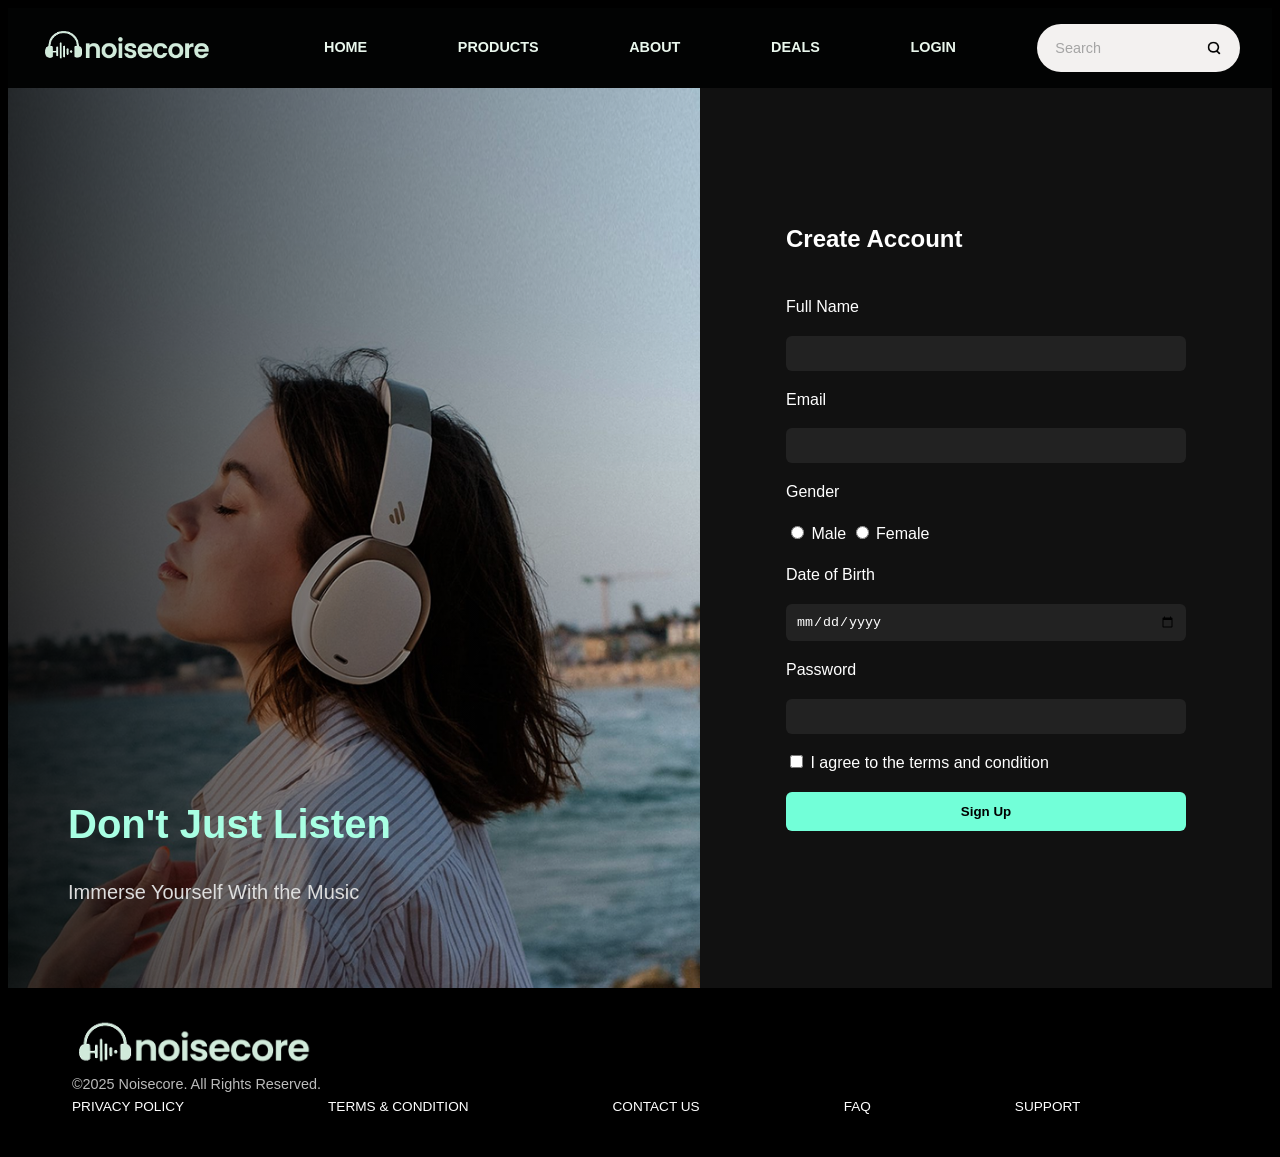
<file: Noisecore/html/signup.html>
<!DOCTYPE html>
<html lang="en">
<head>
    <meta charset="UTF-8">
    <meta name="viewport" content="width=device-width, initial-scale=1.0">
    <title>SIGN UP | Noisecore</title>
    <link rel="stylesheet" href="../css/global.css">
    <link rel="stylesheet" href="../css/signup.css">
</head>
<body>
    <header>
        <div class="navbar">
            <div class="container-logo">
                <img src="../../asset/Group 59.png" alt="noisecore logo"/>
            </div>
            
            <!-- for 768px -->
            <button type="button" id="openDrawer" class="drawer-toggle">☰</button>

            
            <!-- nav links utk desktop -->
            <ul class="nav-links" id="navLinks">
                <li><a href="../html/index.html">Home</a></li>
                <li><a href="../html/products.html">Products</a></li>
                <li><a href="../html/about.html">About</a></li>
                <li><a href="../html/deals.html">Deals</a></li>
                <li><a href="../html/login.html">Login</a></li>
            </ul>

            <div class="searchbar">
                <input type="text" placeholder="Search"/>
                <button type="button" aria-label="Search">
                    <img src="../../asset/search-bar-01.png" alt="Search" class="search-icon">
                </button>
            </div>

            <!-- sliding menu toggle untuk hp -->
            <div class="drawer-menu" id="drawerMenu">
                <div class="drawer-header">
                    <button id="closeDrawer" class="drawer-close">✕</button>
                </div>
                <ul class="drawer-links">
                  <li><a href="../html/index.html" class="underlined">Home</a></li>
                  <li><a href="../html/products.html">Products</a></li>
                  <li><a href="../html/about.html">About</a></li>
                  <li><a href="../html/deals.html">Deals</a></li>
                  <li><a href="../html/login.html">Login</a></li>
                </ul>
              </div>
        </div>
    </header>

    <section class="signup">
        <div class="signup-left">
            <div class="overlay">
            <h1>Don't Just Listen</h1>
            <p>Immerse Yourself With the Music</p>
            </div>
        </div>

        <div class="signup-right">
            <form id="signupForm">
            <h2>Create Account</h2>

            <label>Full Name</label>
            <input type="text" id="name" />

            <label>Email</label>
            <input type="email" id="email" />

            <label>Gender</label>
            <div class="gender-options">
                <label><input type="radio" name="gender" value="male" /> Male</label>
                <label><input type="radio" name="gender" value="female" /> Female</label>
            </div>

            <label>Date of Birth</label>
            <input type="date" id="dob" />

            <label>Password</label>
            <input type="password" id="password" />

            <label><input type="checkbox" id="agree" /> I agree to the terms and condition</label>

            <button type="submit">Sign Up</button>
            <p id="formError" class="error-msg"></p>
            </form>
        </div>
    </section>


    <footer class="footer">
        <div class="footer-left">
            <img src="../../asset/Group 59.png" alt="Noisecore Logo" class="footer-logo" />
            <p>©2025 Noisecore. All Rights Reserved.</p>
        </div>
        <div class="footer-right">
            <a href="#">PRIVACY POLICY</a>
            <a href="#">TERMS & CONDITION</a>
            <a href="#">CONTACT US</a>
            <a href="#">FAQ</a>
            <a href="#">SUPPORT</a>
        </div>
    </footer>

    <script src="../js/navbar.js"></script>
    <script src="../js/signup.js"></script>
</body>
</html>
</file>
<file: Noisecore/css/global.css>
body {
    font-family: 'Segoe UI', 'Helvetica Neue', Helvetica, Arial, sans-serif;
    background-color: #000000;
    color: #ffffff;
    line-height: 1.6;;
}

.navbar {
    position: relative;
    background-color: #020303;
    padding: 1em 2em;
    display: flex;
    align-items: center;
    justify-content: space-between;
    flex-wrap: wrap;
}

.container-logo img{
    display: flex;
    align-items: center;
    height: 32px;
    margin-bottom: 5px;
    gap: 0.3em;
}

/* desktop navlinks */

.nav-links {
    position: absolute;
    left: 50%;
    display: flex;
    transform: translateX(-50%);
    list-style: none;
    justify-content: space-between;
    width: 50%;
    padding: 0;
    margin: 0;
}

.nav-links li a {
    position: relative;
    color: #eaf7ed;
    font-weight: bold;
    flex: 1;
    text-align: center;
    text-transform: uppercase;
    font-size: 0.9em;
    text-decoration: none;
    display: flex;
}


.nav-links li a.underlined::after {
    content: '';
    position: absolute;
    bottom: -5px;
    left: 0;
    width: 100%;
    height: 2px;
    background-color: #eaf7ed;
}

.searchbar {
    display: flex;
    align-items: center;
    background-color: #f3f1f0;
    border-radius: 2em;
    padding: 0.3em 1em;
    height: 38px;
}

.searchbar input {
    border: none;
    background: transparent;
    outline: none;
    font-size: 0.9em;
    color: #333;
    width: 140px;
    font-family: 'Segoe UI', 'Helvetica Neue', Helvetica, Arial, sans-serif;

}   

.searchbar input::placeholder {
    color: #a5a5a5;
}

.searchbar button {
    background: transparent;
    border: none;
    cursor: pointer;
    padding: 0;
    margin-left: 0.5em;
    display: flex;
    align-items: center;
}

.search-icon {
    height:20px;
    width: auto;
    display: block;
}

.searchbar button:hover {
    color: #000000;
}

/* buat versi handphone */
.drawer-toggle {
    display: none;
    background: none;
    border: none;
    font-size: 1.8em;
    color: #ffffff;
    cursor: pointer;
    z-index: 1001;
}

.drawer-menu {
    position: fixed;
    top: 0;
    right: -100%;
    width: 80%;
    max-width: 300px;
    height: 100vh;
    background-color: #f4f4f4;
    box-shadow: -2px 0 10px rgba(0, 0, 0, 0.3);
    transition: right 0.3s ease-in-out;
    z-index: 1000;
    display: flex;
    flex-direction: column;
    padding: 2em 1.5em;
}

.drawer-menu.open {
    right: 0;
}

.drawer-header {
    display: flex;
    justify-content: flex-end;
}
  
.drawer-close {
    font-size: 1.8em;
    background: none;
    border: none;
    cursor: pointer;
}
  
.drawer-links {
    list-style: none;
    padding: 2em 0;
    display: flex;
    flex-direction: column;
    gap: 1.5em;
}
  
.drawer-links li a {
    font-size: 1.2em;
    font-weight: bold;
    color: #222;
    text-decoration: none;
}

/* footer */

.footer {
  background-color: transparent;
  color: #ffffff;
  display: flex;
  text-align: center;
  justify-content: space-between;
  align-items: center; 
  padding: 2em 4em;
  flex-wrap: wrap;
  font-family: Arial, sans-serif;
}

.footer-left {
  display: flex;
  flex-direction: column;
  align-items: flex-start;
  gap: 0.5em;
}

.footer-logo {
  height: 45px;
}

.footer-left p {
  font-size: 0.9em;
  color: #bbb;
  margin: 0;
}

.footer-right {
  display: flex;
  align-items: center;
  gap: 9em;
  flex-wrap: wrap;
}

.footer-right a {
  color: #fff;
  text-decoration: none;
  font-size: 0.85em;
  transition: color 0.3s ease;
}

.footer-right a:hover {
  color: #A8FFE3;
}


@media screen and (max-width: 768px) {
    .nav-links {
        display: none;
    }

    .searchbar {
        display: none;
    }

    .drawer-toggle {
        display:none;
    }

    .footer {
    flex-direction: column;
    align-items: center;
    gap: 1em;
    }

  .footer-right {
    flex-direction: column;
    gap: 0.5em;
  }

}
</file>
<file: Noisecore/css/home.css>
* {
    box-sizing: border-box;
    margin: 0;
    padding: 0;
}

/* hero section */
.hero {
  width: 100%;
  height: 100vh;
  background-size: cover;
  display: flex;
  flex-direction: column;
  align-items: center;
  padding: 0 5%;
  color: white;
  position: relative;
}

.hero-image {
  position: absolute;
  top: 0;
  left: 0;
  width: 100%;
  height: 100%;
  overflow: hidden;
  z-index: -1;
}

.hero-image img {
  width: 100%;
  height: 100%;
  object-fit: cover;
  display: block;
}

.hero-content {
  max-width: 500px;
  position: absolute;
  left: 10%;
  top: 15%;
}

.hero-icon {
  width: 40px;
  margin-bottom: 1em;
}

.hero h1 {
  font-size: 3em;
  color: #a8fde2;
  font-weight: bold;
  margin-bottom: 0.5em;
}

.hero p {
  font-size: 1.1em;
  margin-bottom: 1.5em;
  font-size: 1.5em;
  font-weight: 500;
  line-height: 1.5em;
}

.hero button {
  padding: 0.8em 1.5em;
  background-color: #72ffd8;
  color: black;
  border: none;
  border-radius: 5px;
  font-size: 1em;
  font-weight: 600;
  cursor: pointer;
  transition: all 0.3s ease;
}

.hero button:hover {
  background-color: white;
  transform: scale(1.05);
}
/* top products section */

.top-products {
    text-align: center;
    padding: 3em 1em;
    color: #ffffff;
    max-width: 1200px;
    margin: 0 auto;
}

.top-products h2 {
    font-size: 2em;
    color: #A8FFE3;
    margin-bottom: 0.3em;
}

.top-products p {
    font-size: 1.5em;
    font-weight: 600;
    margin-bottom: 2em;
}

.product-grid {
    display: grid;
    grid-template-columns: repeat(3, minmax(280px, 1fr));
    gap: 2em;
    padding: 1em;
    align-items: stretch;
    justify-content: center;
}

.product-card {
    display: flex;
    flex-direction: column;
    justify-content: space-between;
    background-color: #f0f0f0;
    color: #111;
    padding: 1.5em 1em;
    height: 100%;
    width: 100%;
    box-sizing: border-box;
    border-radius: 12px;
    text-align: center;
    box-shadow: 0 4px 12px rgba(0,0,0,0.05);
    transition: transform 0.2s ease;
}

.product-card:hover {
    transform: translateY(-4px);
}

.product-card img {
    width: 100%;
    height: auto;
    margin-bottom: 1em;
    object-fit: contain;
    max-height: 160px;
}

.product-card h3 {
    font-size: 1.1em;
    font-weight: bold;
    margin: 0.4em 0 0.2em;
}

.product-card p {
    font-size: 0.95em;
    color: #444;
    flex-grow: 1;
    margin-bottom: 0.8em;
}

.product-card span {
    font-weight: bold;
    color: #000;
    margin-top: auto;
}

.view-all {
    display: inline-block;
    margin-top: 2em;
    color: #A8FFE3;
    text-decoration: underline;
    font-weight: 600;
    transition: opacity 0.2s ease;
}


.view-all:hover {
    opacity: 0.7;
}

/* improv 1 */
.opening {
    display: flex;
    flex-direction: column;
    align-items: center;
}

.lisa-banner {
    width: 100%;
}

.opening h3 {
    font-size: 2em;
    color: #A8FFE3;
    margin-bottom: 0;
}

.opening p {
    font-size: 1.5em;
    font-weight: 600;
    margin-bottom: 2em;
}

.opening-banner {
    display: flex;
    flex-direction: column;
    position:relative;
    width: 100%;
}

.inside-banner {
    position: absolute;
    bottom: 45%;
    left: 5%;
}

.inside-banner h2 {
    font-size: 2.5em;
    color: #A8FFE3;
    margin-bottom: 0.3em;
}

.inside-banner h1 {
    font-size: 1.5em;
    font-weight: 600;
    margin-bottom: 2em;
}

/* deals */

.deals-intro {
    text-align: center;
    margin-bottom: 32px;
    padding: 32px 16px 0;
}

.deals-intro h2 {
    font-size: 40px;
    font-weight: bold;
    color: #A8FFE3;
    margin-bottom: 10px;
    margin-top: 30px;
}

.deals-intro p {
    font-size: 25px;
    color: white;
    font-weight: 600;
    margin-bottom: -30px;
}

.deals {
    width: 100%;
    background-color: black;
    padding: 60px 0;
    display: flex;
    position: relative;
    justify-content: center;
    align-items: center;
    min-height: 100vh;
    flex-direction: column;
}

.deals-slide {
    display: flex;
    flex-direction: row;
    align-items: center;
    background-color: #181818;
    border-radius: 24px;
    padding: 40px;
    width: 90%;
    margin: auto;
    max-width: 1400px;
    gap: 40px;
    color: white;
}

.deals-slide.fade-in {
    animation: fadeIn 0.5s ease;
}

@keyframes fadeIn {
    from { opacity: 0; transform: translateY(10px); }
    to { opacity: 1; transform: translateY(0); }
}

.deals-image {
    flex: 1;
}

.deals-image img {
    width: 100%;
    height: auto;
    border-radius: 16px;
    object-fit: cover;
}

.deals-text {
    flex: 1;
    display: flex;
    flex-direction: column;
    gap: 20px;
}

.deals-text h3 {
    font-size: 32px;
    margin: 0;
}

.deals-text p {
    font-size: 28px;
    line-height: 1.5;
    margin: 0;
}

.learn-more-button {
    padding: 12px 24px;
    border-radius: 999px;
    background: white;
    color: black;
    font-weight: bold;
    text-decoration: none;
    cursor: pointer;
    width: fit-content;
    display: inline-block;
    transition: 0.2s ease-in-out;
}

.learn-more-button:hover {
    background-color: #a8fde2;
    color: black;
}

.highlight {
    color: #A8FFE3;
    font-weight: 700;
}

.deal-offer {
    font-size: 20px;
    font-weight: 600;
    color: #72ffd8; 
    text-transform: uppercase;
    letter-spacing: 0.5px;
}

.deals-controls {
    display: flex;
    justify-content: center;
    align-items: center;
    z-index: 5;
    position: relative;
    margin-top: 4px;
    gap: 16px;
}

/* carousel nav */

.deals-wrapper {
    display: flex;
    justify-content: center;
    align-items: center;
    width: 100%;
    max-width: 1400px;
    height: 100%;
    position: relative;
}

.deals-slides {
    position: relative;
    width: 100%;
    height: auto;
}

.arrow {
    position: absolute;
    top: 50%;
    transform: translateY(-50%);
    background: none;
    border: none;
    border-radius: 0%;
    padding: 0;
    cursor: pointer;
    opacity: 0.6;
    transition: opacity 0.3s ease;
    z-index: 10;
}

.arrow:hover {
    opacity: 1;
}

.arrow-left {
    left: 32px;
    max-width: calc(50% - 40px);
}

.arrow-right {
    right: 32px;
    max-width: calc(50% - 40px);
}

.arrow img {
    width: 48px;
    height: 48px;
    object-fit: contain;
}

.deals-dots {
    display: flex;
    gap: 8px;
    justify-content: center;
    margin-top: 20px;
}

.dot {
    width: 12px;
    height: 12px;
    background-color: #555;
    border-radius: 50%;
    cursor: pointer;
    transition: background-color 0.3s ease;
}

.dot.active {
    background-color: #A8FFE3;
}


@media screen and (max-width: 768px) {
    .hero-content {
        left: 50% !important;
        top: 20% !important;
        transform: translateX(-50%);
        max-width: 90%;
        text-align: center;
    }

    .hero button {
        display: block;
        margin: 1.5em auto;
    }

    .hero-image img {
        max-height: 300px;
        height: auto;
    }

    
    .product-grid {
        grid-template-columns: 1fr;
        padding: 0 1em;
    }

    .product-card {
        width: 100%;
    }

    
    .deals-slide {
        flex-direction: column !important;
        padding: 20px !important;
        gap: 20px !important;
        max-width: 90%;
        margin: 0 auto;
    }

    .deals-image,
    .deals-text {
        width: 100% !important;
        text-align: center !important;
    }

    .deals-image img {
        max-height: 250px;
        object-fit: contain;
        border-radius: 12px;
    }

    .deals-text h3 {
        font-size: 1.8em;
    }

    .opening h3 {
        text-align: center;
        width: 100%;
    }
    
    .opening-banner {
        position: relative;
        align-items: center;
    }

    .inside-banner {
        position: static;
        text-align: center;
        bottom: 10px;
        left: 10px;
        right: 10px;
    }

    .deals-text p {
        font-size: 1.1em;
    }


    .arrow-left {
        left: 8px !important;
    }

    .arrow-right {
        right: 8px !important;
    }

}
</file>
<file: Noisecore/css/about.css>
.about-intro {
    background-color: #1b2e28; 
    padding: 70px;
    border-bottom: 1px solid #333;
}

.about-container {
    display: flex;
    flex-wrap: wrap;
    justify-content: space-between;
    align-items: center;
    max-width: 1200px;
    margin: auto;
}

.about-text {
    flex: 1;
    min-width: 280px;
    padding: 20px;
    max-width: 550px;
}

.intro-quote {
    font-size: 20px;
    color: #a8ffe3;
    font-style: italic;
    margin-bottom: 10px;
    opacity: 0.8;
}


.about-text h2 {
    font-size: 2.5rem;
    text-transform: lowercase;
    font-weight: 800;
    margin-bottom: 1rem;
}

.about-text p {
    font-size: 1.1rem;
    line-height: 1.6;
    color: #cccccc;
}

.about-image {
    flex: 1;
    min-width: 280px;
    padding: 20px;
    text-align: center;
    }

.about-image img {
    max-width: 100%;
    height: auto;
    border-radius: 12px;
}

/* moving strip */

.moving-strip {
  overflow: hidden;
  background-color: #0f1e1a; 
  color: #a8ffe3; 
  padding: 10px 0;
  white-space: nowrap;
  border-top: 1px solid #333;
  border-bottom: 1px solid #333;
}

.moving-text {
  display: inline-block;
  padding-left: 100%;
  animation: scroll-left 20s linear infinite;
  font-weight: 600;
  font-size: 1rem;
}

/* mission and values */

.mission-section {
    background-color: #0f1e1a;
    padding: 60px 20px;
    color: #ffffff;
}

.mission-container {
    display: flex;
    flex-wrap: wrap;
    align-items: center;
    max-width: 1200px;
    margin: auto;
}

.mission-text {
    flex: 1;
    min-width: 280px;
    padding: 20px;
    max-width: 550px;
}

.mission-text h3 {
    text-transform: uppercase;
    color: #a8ffe3;
    font-size: 16px;
    font-weight: 700;
    margin-bottom: 0.5rem;
    letter-spacing: 1px;
}

.mission-text h2 {
    font-size: 2.2rem;
    font-weight: 800;
    margin-bottom: 1rem;
}

.mission-text p {
    font-size: 1.1rem;
    line-height: 1.6;
    color: #cccccc;
}

.mission-image {
    flex: 1;
    min-width: 280px;
    padding: 20px;
    text-align: center;
}

.mission-image img {
    max-width: 100%;
    height: auto;
    border-radius: 12px;
}

/* history section */

.history-section {
    background-color: #1b2e28;
    padding: 80px 20px;
    color: #ffffff;
    margin-bottom: 0;
}

.history-title {
    text-align: center;
    font-size: 2.5rem;
    margin-bottom: 60px;
    font-weight: bold;
    color: #a8ffe3;
}

.timeline {
    position: relative;
    max-width: 900px;
    margin: auto;
    margin-bottom: 20px;
    padding-left: 40px;
    border-left: 3px solid #a8ffe3;
}

.timeline-item {
    margin-bottom: 40px;
    padding-left: 30px;
    position: relative;
}

.timeline-date {
    font-weight: bold;
    font-size: 1.2rem;
    color: #a8ffe3;
    margin-bottom: 5px;
}

.timeline-content {
    font-size: 1rem;
    color: #cccccc;
    line-height: 1.6;
}

.timeline-item::before {
    content: '';
    position: absolute;
    left: -11px;
    top: 4px;
    width: 14px;
    height: 14px;
    background-color: #a8ffe3;
    border-radius: 50%;
}

/* scroll animation */

.reveal {
    opacity: 0;
    transform: translateY(40px);
    transition: all 0.8s ease;
}

.reveal.active {
    opacity: 1;
    transform: translateY(0);
}

/* join invitation */
.about-join {
    background-color: #0f1e1a;
    color: #ffffff;
    padding: 10px 20px 80px;
    text-align: center;
}

.about-join-container {
    max-width: 700px;
    margin: 0 auto;
}

.about-join h2 {
    font-size: 2.5rem;
    margin-bottom: 0px;
    color: #a8ffe3;
}

.about-join p {
    font-size: 1.1rem;
    margin-bottom: 50px;
    color: #cccccc;
}

.about-join-button {
    padding: 12px 24px;
    font-size: 1rem;
    background-color: #a8ffe3;
    color: #0f1e1a;
    text-decoration: none;
    font-weight: 600;
    border-radius: 8px;
    transition: background 0.3s ease;
}

.about-join-button:hover {
  background-color: #69d5ae;
}


@media (max-width: 768px) {
    .about-container {
        flex-direction: column;
        text-align: center;
    }

    .about-text, .about-image {
        padding: 10px;
    }
    .mission-container {
        flex-direction: column;
        text-align: center;
    }
    .history-title {
        font-size: 2rem;
    }

    .timeline-content {
        font-size: 0.95rem;
    }

}


@keyframes scroll-left {
    0% {
        transform: translateX(0%);
    }
    100% {
        transform: translateX(-100%);
    }
}
</file>
<file: Noisecore/css/deals.css>
.opening-text h1 {
    margin-left: 60px;
    color: #A8FFE3;
    margin-bottom: -30px;
    font-size: 50px;
}

.opening-text p {
    margin-left: 60px;
    color: #ffffff;
    font-size: 25px;
    font-weight: 500;
}


.deals-intro {
    text-align: center;
    margin-bottom: 32px;
    padding: 32px 16px 0;
}

.deals-intro h2 {
    font-size: 40px;
    font-weight: bold;
    color: #A8FFE3;
    margin-bottom: 10px;
    margin-top: 30px;
}

.deals-intro p {
    font-size: 25px;
    color: white;
    font-weight: 600;
    margin-bottom: -30px;
}

.deals {
    width: 100%;
    background-color: black;
    padding: 60px 0;
    display: flex;
    position: relative;
    justify-content: center;
    align-items: center;
    min-height: 100vh;
    flex-direction: column;
}

.deals-slide {
    display: flex;
    flex-direction: row;
    align-items: center;
    background-color: #181818;
    border-radius: 24px;
    padding: 40px;
    width: 90%;
    margin: auto;
    max-width: 1400px;
    gap: 40px;
    color: white;
}

.deals-slide.fade-in {
    animation: fadeIn 0.5s ease;
}

@keyframes fadeIn {
    from { opacity: 0; transform: translateY(10px); }
    to { opacity: 1; transform: translateY(0); }
}

.deals-image {
    flex: 1;
}

.deals-image img {
    width: 100%;
    height: auto;
    border-radius: 16px;
    object-fit: cover;
}

.deals-text {
    flex: 1;
    display: flex;
    flex-direction: column;
    gap: 20px;
}

.deals-text h3 {
    font-size: 32px;
    margin: 0;
}

.deals-text p {
    font-size: 28px;
    line-height: 1.5;
    margin: 0;
}


.highlight {
    color: #A8FFE3;
    font-weight: 700;
}

.deal-offer {
    font-size: 20px;
    font-weight: 600;
    color: #72ffd8; 
    text-transform: uppercase;
    letter-spacing: 0.5px;
}

.deals-controls {
    display: flex;
    justify-content: center;
    align-items: center;
    z-index: 5;
    position: relative;
    margin-top: 4px;
    gap: 16px;
}

/* carousel nav */

.deals-wrapper {
    display: flex;
    justify-content: center;
    align-items: center;
    width: 100%;
    max-width: 1400px;
    height: 100%;
    position: relative;
}

.deals-slides {
    position: relative;
    width: 100%;
    height: auto;
}

.arrow {
    position: absolute;
    top: 50%;
    transform: translateY(-50%);
    background: none;
    border: none;
    border-radius: 0%;
    padding: 0;
    cursor: pointer;
    opacity: 0.6;
    transition: opacity 0.3s ease;
    z-index: 10;
}

.arrow:hover {
    opacity: 1;
}

.arrow-left {
    left: 32px;
    max-width: calc(50% - 40px);
}

.arrow-right {
    right: 32px;
    max-width: calc(50% - 40px);
}

.arrow img {
    width: 48px;
    height: 48px;
    object-fit: contain;
}

.deals-dots {
    display: flex;
    gap: 8px;
    justify-content: center;
    margin-top: 20px;
}

.dot {
    width: 12px;
    height: 12px;
    background-color: #555;
    border-radius: 50%;
    cursor: pointer;
    transition: background-color 0.3s ease;
}

.dot.active {
    background-color: #A8FFE3;
}

.featured-intro h1 {
    font-size: 50px;
    display: flex;
    justify-content: center;
    color: #A8FFE3;
    margin-bottom: -30px;
    
}

/* deals cards */

.featured-deals {
    padding: 60px 20px;
    background-color: #000000; 
    text-align: center;
}

.featured-intro h1 {
    font-size: 32px;
    margin-bottom: 40px;
    color: #fff;
}

.product-grid {
    display: grid;
    grid-template-columns: repeat(3, 1fr);
    gap: 32px;
    max-width: 1000px;
    margin: 0 auto;
    padding: 0 20px;
}

.product-card {
    display: inline-block;
    background-color: #1d1d1d; 
    border-radius: 16px;
    box-shadow: 0 6px 16px rgba(0, 0, 0, 0.6);
    padding: 20px;
    text-align: center;
    font-family: 'Poppins', sans-serif;
    position: relative;
    width: 300px;
    margin: 0 auto;
    color: white;
    transition: transform 0.3s ease, box-shadow 0.3s ease;
}

.product-card:hover {
    transform: translateY(-6px);
    box-shadow: 0 10px 24px rgba(0, 0, 0, 0.8);
}

.badge {
    position: absolute;
    top: 10px;
    left: 10px;
    background-color: #A8FFE3;
    color: black;
    padding: 4px 8px;
    font-size: 12px;
    font-weight: bold;
    border-radius: 4px;
}

.product-image {
    width: 100%;
    max-height: 180px;
    object-fit: contain;
    margin-bottom: 16px;
    border-radius: 12px;
}

.product-title {
    font-size: 18px;
    font-weight: 600;
    margin: 8px 0;
}

.product-description {
    font-size: 14px;
    color: #ccc;
    margin-bottom: 16px;
}

.product-pricing {
    margin-bottom: 8px;
}

.original-price {
    text-decoration: line-through;
    color: #777;
    display: block;
}

.discounted-price {
    color: #ffffff;
    font-weight: bold;
    font-size: 16px;
}

/* closing section */

.closing-text {
    text-align: center;
    margin: 60px 0 80px 0;
    font-family: 'Poppins', sans-serif;
    color: white;
}

.closing-text p {
    font-size: 22px;
    margin-bottom: 20px;
    font-weight: 600;
}

.join-btn {
    background-color: #A8FFE3; 
    color: black;
    padding: 14px 36px;
    font-weight: 600;
    font-size: 18px;
    border-radius: 30px;
    text-decoration: none;
    transition: background-color 0.3s ease;
    display: inline-block;
    cursor: pointer;
}

.join-btn:hover {
    background-color: #17a344;
}

@media (max-width: 768px) {
    .product-grid {
        grid-template-columns: repeat(2, 1fr);
        gap: 20px;
        padding: 0 20px;
    }
    .product-card {
        width: 100%;
        margin: 0;
    }

    .deals-slide {
        flex-direction: column !important;
        padding: 20px !important;
        gap: 20px !important;
        max-width: 90%;
        margin: 0 auto;
    }

    .deals-image,
    .deals-text {
        width: 100% !important;
        text-align: center !important;
    }

    .deals-image img {
        max-height: 250px;
        object-fit: contain;
        border-radius: 12px;
    }

    .deals-text h3 {
        font-size: 1.8em;
    }

    .deals-text p {
        font-size: 1.1em;
    }

    .arrow-left {
        left: 8px !important;
    }

    .arrow-right {
        right: 8px !important;
    }

    .opening-text h1,
    .opening-text p {
        margin-left: 0;
        text-align: center;
        padding: 0 10px;
    }
}

@media (max-width: 480px) {
    .product-grid {
        grid-template-columns: 1fr;
        padding: 0 10px;
    }
}
</file>
<file: Noisecore/css/login.css>
/* Background */
html, body {
  margin: 0;
  padding: 0;
  height: 100%;
  font-family: Arial, sans-serif;
  background: url("../../asset2/goose-9556271_1920.jpg") no-repeat center center fixed;
  background-size: cover;
  overflow-x: hidden;
  overflow-y: auto;
}

.login-container {
  height: 100vh;
  display: flex;
  justify-content: center;
  align-items: center;
}

.login-card {
  background: rgba(255, 255, 255, 0.08);
  backdrop-filter: blur(20px);
  -webkit-backdrop-filter: blur(20px);
  border-radius: 20px;
  padding: 2.5em;
  width: 300px;
  box-shadow: 0 8px 32px rgba(0,0,0,0.3);
  text-align: center;
  color: white;
}

.login-icon img {
  width: 60px;
  margin-bottom: 1em;
}

input[type="email"],
input[type="password"] {
  width: 100%;
  padding: 0.8em;
  margin: 0.5em 0;
  border: none;
  border-radius: 10px;
  background: rgba(255,255,255,0.15);
  color: white;
}

input::placeholder {
  color: #ccc;
}


.login-options {
  display: flex;
  justify-content: space-between;
  align-items: center;
  font-size: 0.8em;
  margin-bottom: 1em;
}

.login-options a {
  color: #A8FFE3;
  text-decoration: none;
}


.login-btn {
  background-color: #4a90e2;
  border: none;
  width: 100%;
  padding: 0.9em;
  border-radius: 10px;
  color: white;
  font-weight: bold;
  margin-bottom: 1em;
  cursor: pointer;
}

.google-login {
  background-color: white;
  color: black;
  padding: 0.8em;
  border-radius: 10px;
  cursor: pointer;
  margin-bottom: 1em;
  font-size: 0.9em;
  display: flex;
  align-items: center;
  justify-content: center;
  gap: 0.6em;
  font-weight: bold;
}

.google-icon {
  width: 20px;
  height: 20px;
}

/* signup Text */
.signup-prompt {
  font-size: 0.8em;
}
.signup-prompt a {
  color: #A8FFE3;
  text-decoration: none;
}

.footer {
  background: rgba(255, 255, 255, 0.08); 
  backdrop-filter: blur(12px); 
  -webkit-backdrop-filter: blur(12px);
  color: #ffffff;
  display: flex;
  justify-content: space-between;
  align-items: center;
  padding: 2em 4em;
  flex-wrap: wrap;
  font-family: Arial, sans-serif;
  position: relative; 
  z-index: 2;
}
</file>
<file: Noisecore/css/products.css>
.opening-word {
    margin-left: 30px;
    color: #A8FFE3;
    margin-bottom: -1px;
}


.products-opening {
    position: relative;
    max-width: 95vw; 
    margin: 40px auto;
    padding: 24px;
    background-color: #1b1b1b; 
    border-radius: 20px;
    overflow: hidden;
    box-sizing: border-box;
    color: #f1f1f1; 
}


/* carousel structure */
.products-slide {
    display: none;
    flex-direction: column;
    gap: 20px;
    opacity: 0;
    transform: translateX(30px);
    transition: opacity 0.5s ease, transform 0.5s ease;
}


.products-slide.active {
    display: flex;
    opacity: 1;
    transform: translateX(0);
}


.products-visual {
    display: flex;
    gap: 16px;
    height: 320px;
}

.products-left {
    flex: 2;
    overflow: hidden;
    border-radius: 12px;
}

.products-right {
    flex: 1;
    display: flex;
    flex-direction: column;
    gap: 16px;
}


.products-left img,
.products-right img {
    width: 100%;
    height: 100%;
    object-fit: cover;
    display: block;
    border-radius: 12px;
}

.products-right img {
    height: calc(50% - 8px);
}


.products-info {
    text-align: left;
    padding: 0 4px;
}

.products-info h2 {
    font-size: 24px;
    font-weight: 700;
    color: #ffffff;
    margin-bottom: 6px;
}

.products-info p {
    font-size: 20px;
    color: #cccccc;
    margin: 0;
}


.products-nav {
    position: absolute;
    top: calc(50% - 22px);
    width: 44px;
    height: 44px;
    cursor: pointer;
    z-index: 10;
    opacity: 0.25;
    transition: opacity 0.3s ease;
}

.products-nav:hover {
    opacity: 1;
}


.products-nav.prev {
    left: 20px;
}

.products-nav.next {
    right: 20px;
}


.products-dots {
    text-align: center;
    margin-top: 18px;
}

.products-dots .dot {
    height: 10px;
    width: 10px;
    margin: 0 4px;
    background-color: #bbb;
    border-radius: 50%;
    display: inline-block;
    transition: background-color 0.3s ease, transform 0.3s ease; 
}

.products-dots .dot.active {
    background-color: #92e2c5;
    transform: scale(1.3);
}

/* products dengan filter */

.products-section {
    padding: 40px 20px;
    background-color: #1b1b1b;
    color: #fff;
}

.products-filter {
    display: flex;
    justify-content: center;
    gap: 16px;
    margin-bottom: 24px;
    flex-wrap: wrap;
}

.filter-btn {
    background: none;
    border: 2px solid #ffffff;
    color: #ffffff;
    font-size: 1rem;
    font-weight: 600;
    cursor: pointer;
    padding: 8px 16px;
    border-radius: 8px;
    transition: 0.3s ease;
}

.filter-btn.active,
.filter-btn:hover {
    background-color: #ffffff;
    color: #1b1b1b;
}

.products-grid {
    display: grid;
    grid-template-columns: repeat(auto-fit, minmax(300px, 1fr));
    gap: 24px;
    max-width: 1200px;
    margin: 0 auto;
    padding: 10px;
}

.product-card {
    background-color: #292929;
    border-radius: 16px;
    box-shadow: 0 2px 10px rgba(0, 0, 0, 0.15);
    padding: 16px;
    transition: transform 0.3s ease;
    display: flex;
    flex-direction: column;
    align-items: center;
    gap: 10px;
    width: 300px;
    margin: 0 auto;
}

.product-card:hover {
    transform: scale(1.015);
}

.product-img {
    width: 100%;
    height: 210px;
    object-fit: contain;
    border-radius: 10px;
}

.product-info h3 {
    font-size: 1rem;
    margin: 2px 0;
    text-align: center;
    font-weight: 600;
    color: #ffffff;
}

.product-subcategory {
    font-size: 0.9rem;
    color: #aaa;
    margin: -4px 0 2px 0;
    text-align: center;
}

.product-rating {
    display: flex;
    justify-content: center;
    align-items: center;
    gap: 4px;
    font-size: 13px;
    color: #aaa;
}

.star {
    font-size: 14px;
    color: #ffffff;
}

.rating-score {
    font-size: 13px;
    color: #ccc;
}

.product-price {
    font-weight: bold;
    font-size: 0.95rem;
    color: #ffffff;
    margin-top: 2px;
    text-align: center;
}

.products-closing {
    display: flex;
    flex-direction: column;
    justify-content: center;
    align-items: center;
    text-align: center;
    background: #2a2a2a;
    padding: 60px 20px;
    margin-top: 50px;
    border-radius: 16px;
    color: #fff;
    max-width: 800px;
    margin-inline: auto;
}

.products-closing h2 {
    font-size: 2rem;
    margin-bottom: 12px;
}

.products-closing p {
    font-size: 1.1rem;
    color: #ccc;
    margin-bottom: 24px;
    }

.products-closing .join-button {
    background-color: #fcfcfc;
    color: #1b1b1b;
    padding: 12px 28px;
    border: none;
    font-weight: 600;
    border-radius: 8px;
    text-decoration: none;
    transition: background-color 0.3s ease;
}

.products-closing .join-button:hover {
    background-color: #A8FFE3;
}

@media (max-width: 768px) {
    .products-grid {
        grid-template-columns: repeat(2, 1fr);
        padding: 10px 20px;
    }

    .product-card {
        width: 100%;
        margin: 0;
    }
}


@media (max-width: 480px) {
    .products-grid {
        grid-template-columns: repeat(2, 1fr);
        gap: 12px; /* less gap for smaller screen */
        padding: 5px 10px;
    }

    .product-card {
        width: 100%;
        margin: 0;
    }
}
</file>
<file: Noisecore/css/signup.css>
.signup {
    display: flex;
    height: 100vh;
    font-family: sans-serif;
}

.signup-left {
    flex: 1;
    background-image: url("../../asset2/signupimg.png"); 
    background-size: cover;
    background-position: center;
    position: relative;
    color: white;
    padding: 60px;
    display: flex;
    align-items: flex-end;
    justify-content: flex-start;
}

.signup-left .overlay {
    text-align: left;
    padding: 0;
    max-width: 400px;
    position: relative;
    z-index: 1;
}

.signup-left::before {
    content: "";
    position: absolute;
    inset: 0;
    background: linear-gradient(to right, rgba(0,0,0,0.8), rgba(0,0,0,0));
    z-index: 0;
}

.signup-left .overlay h1 {
    font-size: 2.5em;
    font-weight: bold;
    color: #A8FFE3;
    margin-bottom: 0.5em;
}

.signup-left .overlay p {
    font-size: 20px;
    font-weight: 400;
    color: #ddd;
}


.signup-right {
    flex: 1;
    background-color: #111;
    color: white;
    display: flex;
    align-items: center;
    justify-content: center;
}

form {
    width: 80%;
    max-width: 400px;
    display: flex;
    flex-direction: column;
    gap: 16px;
}

.signup-right input[type="text"],
.signup-right input[type="email"],
.signup-right input[type="password"],
.signup-right input[type="date"] {
    padding: 10px;
    border: none;
    border-radius: 6px;
    background: #222;
    color: white;
}

button {
    padding: 12px;
    background-color: #72ffd8;
    border: none;
    border-radius: 6px;
    font-weight: bold;
    cursor: pointer;
    transition: 0.2s;
}

.signup-right button:hover {
    background-color: white;
    color: black;
}

.error-msg {
    color: red;
    font-size: 0.9em;
}

@media screen and (max-width: 768px) {
    .signup {
        flex-direction: column;
        height: auto;
    }

    .signup-left {
        display: none;
    }

    .signup-right {
        width: 100%;
        padding: 2em 1em;
        align-items: flex-start;
        justify-content: flex-start;
    }

    .signup-right form {
        width: 100%;
        max-width: 400px;
        margin: 0 auto;
    }

    .signup-right input,
    .signup-right button {
    font-size: 1em;
    padding: 14px 12px;
    }
}
</file>
